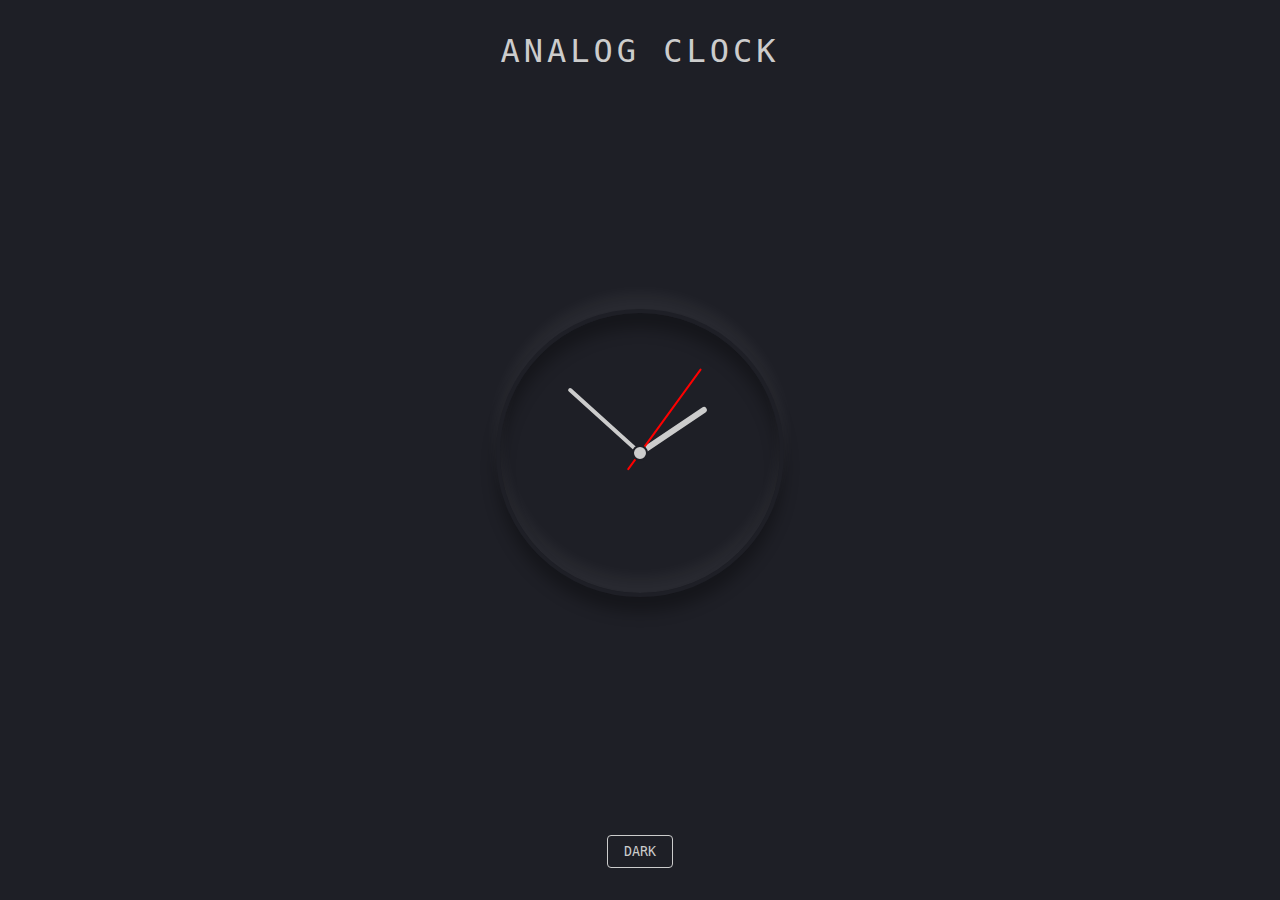
<file: Analog Clock/index.html>
<!DOCTYPE html>
<html lang="en" >
<head>
  <meta charset="UTF-8">
  <title>CodePen - Analog Clock - Dark/Light</title>
  <link rel="stylesheet" href="./style.css">

</head>
<body>
<div class="page-header"> Analog Clock </div>
<div class="clock">
  <div class="hour"></div>
  <div class="min"></div>
  <div class="sec"></div>
</div>
<div class="switch-cont">
  <button class="switch-btn"> Light </button>
</div>

<script  src="./script.js"></script>

</body>
</html>
</file>
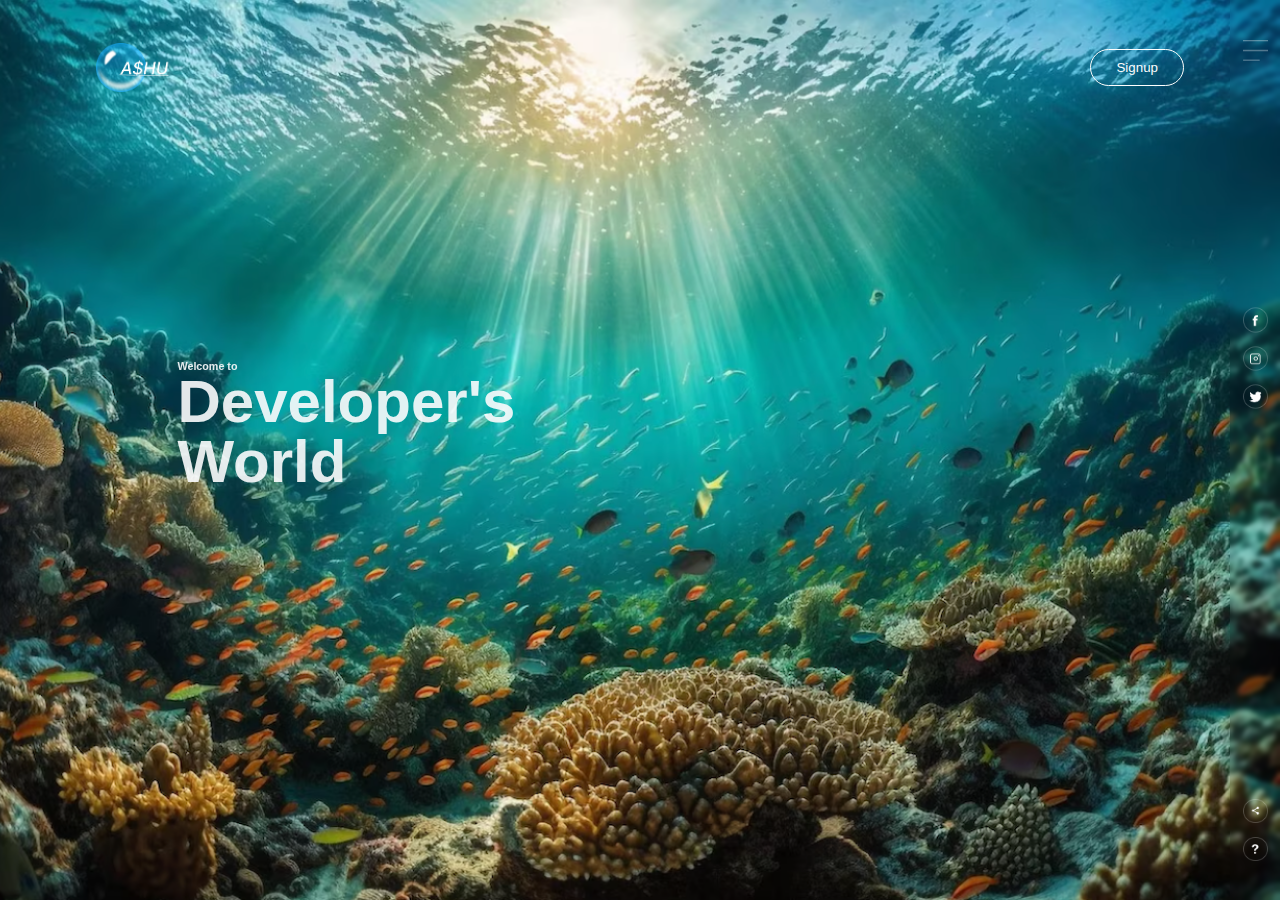
<file: Bubble/index.html>
<!DOCTYPE html>
<html lang="en">
<head>
    <meta charset="UTF-8">
    <meta name="viewport" content="width=device-width, initial-scale=1.0">
    <link rel="stylesheet" href="./style.css">
    <title>Bubble</title>
</head>
<body>
    
    <div class="hero">
        <div class="navbar">
            <img src="./images/logo.png" class="logo" alt="">
            <button type="button">Signup</button>
        </div>
        <div class="content">
            <h6>Welcome to</h6>
            <h1>Developer's World</h1>
        </div>
        <div class="sidebar">
            <img src="./images/menu.png" class="menu" alt="">
            <div class="sociallinks">
                <img src="./images/fb.png" alt="">
                <img src="./images/ig.png" alt="">
                <img src="./images/tw.png" alt="">
            </div>
            <div class="usefullinks">
                <img src="./images/share.png" alt="">
                <img src="./images/info.png" alt="">
        </div>
        </div>
        <div class="bubbles">
            <img src="./images/bubble.png" alt="">
            <img src="./images/bubble.png" alt="">
            <img src="./images/bubble.png" alt="">
            <img src="./images/bubble.png" alt="">
            <img src="./images/bubble.png" alt="">
            <img src="./images/bubble.png" alt="">
            <img src="./images/bubble.png" alt="">
            <img src="./images/bubble.png" alt="">
        
            <div class="bubble bubble--1"></div>
            <div class="bubble bubble--2"></div>
            <div class="bubble bubble--3"></div>
            <div class="bubble bubble--4"></div>
            <div class="bubble bubble--5"></div>
            <div class="bubble bubble--6"></div>
            <div class="bubble bubble--7"></div>
            <div class="bubble bubble--8"></div>
            <div class="bubble bubble--9"></div>
            <div class="bubble bubble--10"></div>
            <div class="bubble bubble--11"></div>
            <div class="bubble bubble--12"></div>
            <div class="bubble bubble--13"></div>
            <div class="bubble bubble--14"></div>
            <div class="bubble bubble--15"></div>
            <div class="bubble bubble--16"></div>
            <div class="bubble bubble--17"></div>
            <div class="bubble bubble--18"></div>
            <div class="bubble bubble--19"></div>
            <div class="bubble bubble--20"></div>
          </div>

          <!-- YellowFish -->
            <div class="fish1-1">
                <img src="./images/yellowfish.png" alt="">
            </div>

            <div class="fish1-2">
                <img src="./images/yellowfish.png" alt="">
            </div>

            <div class="fish1-3">
                <img src="./images/yellowfish.png" alt="">
            </div>

            <!-- Yellow Fish Repeat -->
            <div class="yf1">
                <img src="./images/yellowfish.png" alt="">
            </div>

            <div class="yf2">
                <img src="./images/yellowfish.png" alt="">
            </div>

            <div class="yf3">
                <img src="./images/yellowfish.png" alt="">
            </div>

            <!-- RedFish -->
            <div class="fish2-1">
                <img src="./images/redfish.png" alt="">
            </div>

            <div class="fish2-2">
                <img src="./images/redfish.png" alt="">
            </div>

            <div class="fish2-3">
                <img src="./images/redfish.png" alt="">
            </div>

            <div class="fish2-4">
                <img src="./images/redfish.png" alt="">
            </div>

            <!-- Red Fish Repeat -->
            <div class="rf1">
                <img src="./images/redfish.png" alt="">
            </div>

            <div class="rf2">
                <img src="./images/redfish.png" alt="">
            </div>

            <div class="rf3">
                <img src="./images/redfish.png" alt="">
            </div>

            <div class="rf4">
                <img src="./images/redfish.png" alt="">
            </div>
              
            <!-- GreenFish -->
            <div class="fish3-1">
                <img src="./images/greenfish.png" alt="">
            </div>           
                    
            <div class="fish3-2">
                <img src="./images/greenfish.png" alt="">
            </div>    

            <div class="fish3-3">
                <img src="./images/greenfish.png" alt="">
            </div>

            <!-- Green Fish No Repeat -->

            <!-- Purple Fish  -->
            <div class="fish4-1">
                <img src="./images/purplefish.png" alt="">
            </div>           
                    
            <div class="fish4-2">
                <img src="./images/purplefish.png" alt="">
            </div>    

            <div class="fish4-3">
                <img src="./images/purplefish.png" alt="">
            </div>
            
        
        
        
    </div>
   
</body>
</html>
</file>
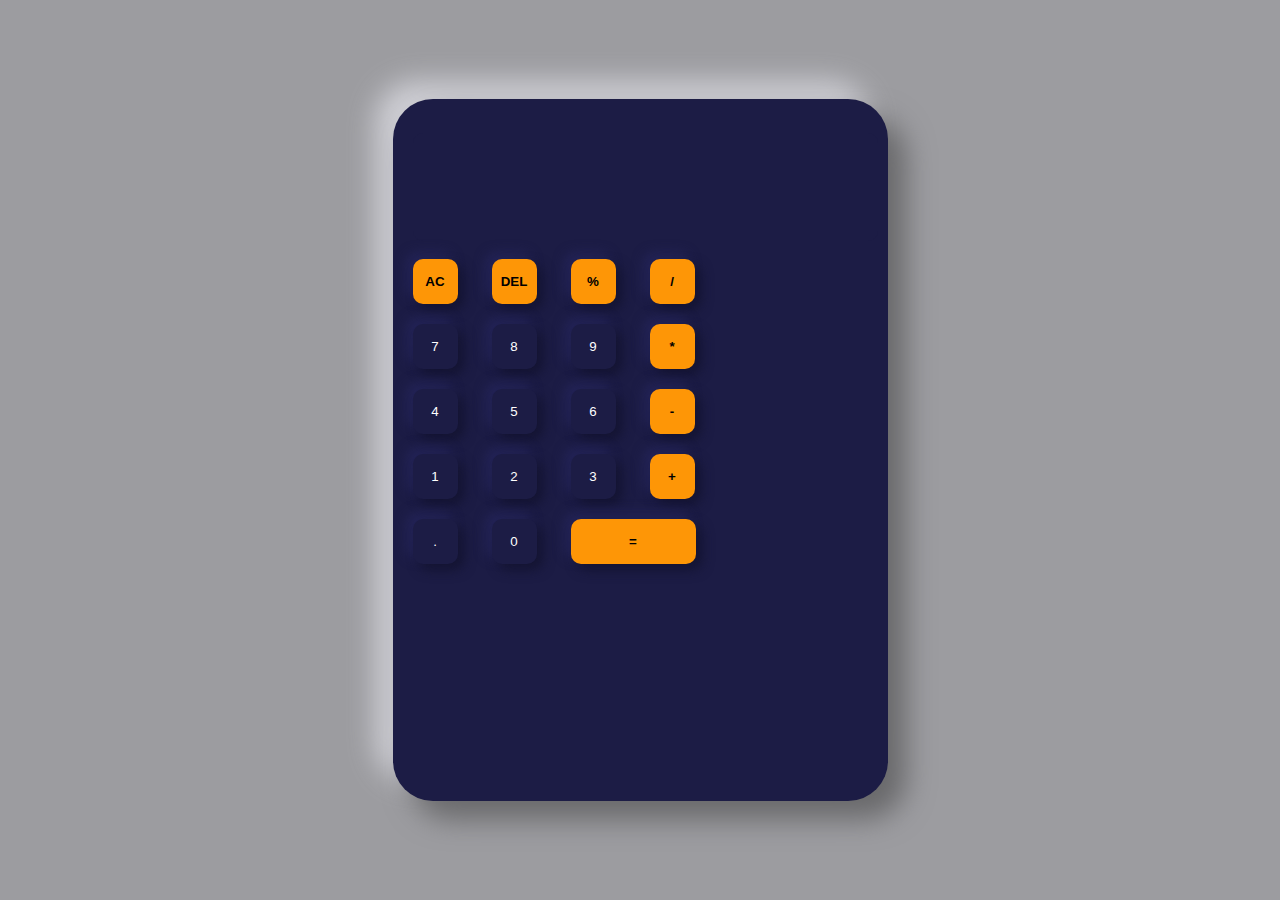
<file: Calculator/index.html>
<!DOCTYPE html>
<html lang="en">
<head>
    <meta charset="UTF-8">
    <meta name="viewport" content="width=device-width, initial-scale=1.0">
    <title>Calculator</title>
    <link rel="stylesheet" href="style.css">
</head>
<body>
    <div class="container">
        <div class="calculate">
            <form>
                <div class="display">
                    <input type="text"  name="display">
                </div>
                
                <div>
                    <input type="button" name="" id="alldelete" value="AC" onclick="display.value ='' ">
                    <input type="button" name="" id="delete" value="DEL" onclick="display.value = display.value.slice(0,-1)">
                    <input type="button" name="" id="modulus" value="%" onclick="display.value +='%' ">
                    <input type="button" name="" id="divide" value="/" onclick="display.value +='/' ">
                </div>

                <div>
                    <input type="button" name="" id="" value="7" onclick="display.value +='7' ">
                    <input type="button" name="" id="" value="8" onclick="display.value +='8' ">
                    <input type="button" name="" id="" value="9" onclick="display.value +='9' ">
                    <input type="button" name="" id="multiply" value="*" onclick="display.value +='*' ">
                </div>

                <div>
                    <input type="button" name="" id="" value="4" onclick="display.value +='4' ">
                    <input type="button" name="" id="" value="5" onclick="display.value +='5' ">
                    <input type="button" name="" id="" value="6" onclick="display.value +='6' ">
                    <input type="button" name="" id="minus" value="-" onclick="display.value +='-' ">
                </div>

                <div>
                    <input type="button" name="" id="" value="1" onclick="display.value +='1' ">
                    <input type="button" name="" id="" value="2" onclick="display.value +='2' ">
                    <input type="button" name="" id="" value="3" onclick="display.value +='3' ">
                    <input type="button" name="" id="add" value="+" onclick="display.value +='+' ">
                </div>

                <div>
                    <input type="button" name="" id="" value="." onclick="display.value +='.' ">
                    <input type="button" name="" id="" value="0" onclick="display.value +='0' ">
                    <input type="button" name="" id="" value="=" onclick = "display.value = eval(display.value) " class="equal" >
                </div>
            </form>
        </div>
    </div>
    
</body>
</html>
</file>
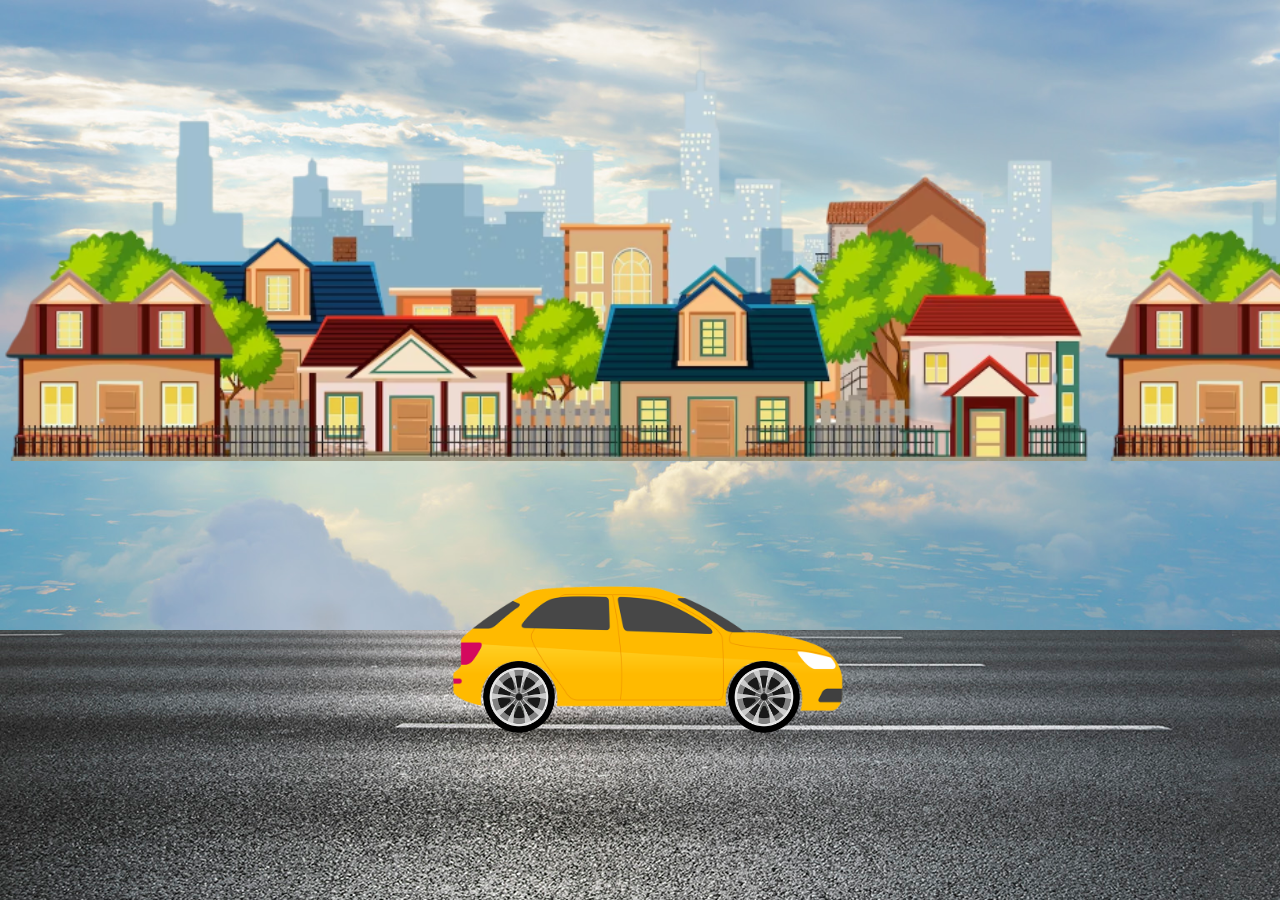
<file: Car/index.html>
<!DOCTYPE html>
<html lang="en">
<head>
    <meta charset="UTF-8">
    <meta name="viewport" content="width=device-width, initial-scale=1.0">
    <link rel="stylesheet" href="./style.css">
    <title>Car</title>
</head>
<body>
    <div class="hero">
        <div class="highway"></div>
        <div class="city"></div>
        <div class="car">
            <img src="./images/car.png" alt="">
        </div>
        <div class="wheel">
            <img src="./images/wheel.png" class="backwheel" alt="">
            <img src="./images/wheel.png" class="frontwheel" alt="">
        </div>
    </div>
</body>
</html>
</file>
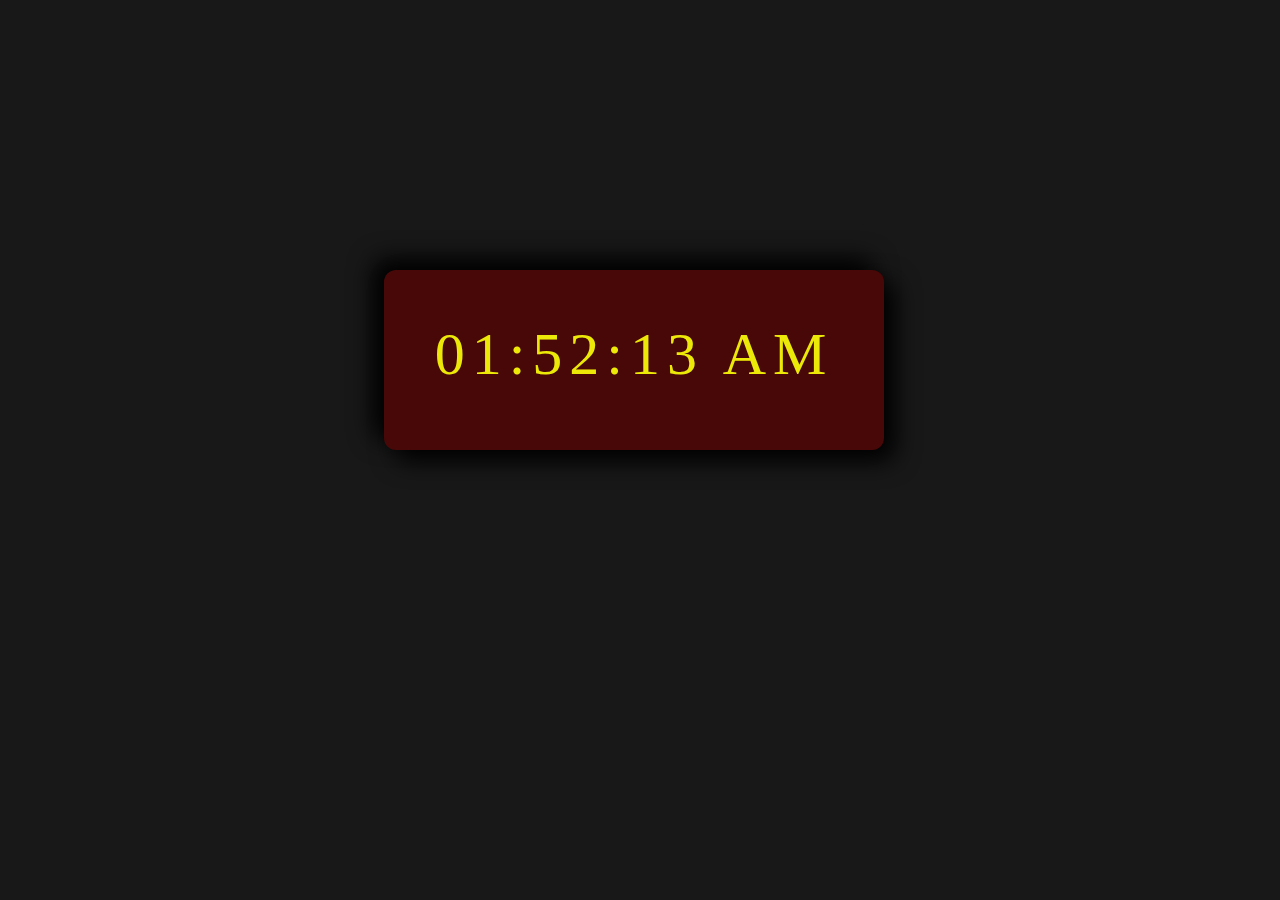
<file: Digital Clock/index.html>
<!DOCTYPE html>
<html lang="en">
<head>
    <meta charset="UTF-8">
    <meta name="viewport" content="width=device-width, initial-scale=1.0">
    <title>Digital clock</title>

    <style>
         body{
            background-color: rgb(25, 24, 24);
        } 
        .container{
            position: absolute;
            top: 30%;
            left: 30%;
            height: 180px;
            width: 500px;
            border-radius: 12px;
            background: #490808;
            box-shadow:  11px 11px 24px #000000,
             -11px -11px 24px #000000;
        }
        .clock{
            display: flex;
            justify-content: center;
            margin-top: 50px;
            color: #ece908;
            font-size: 60px;
            letter-spacing: 7px;
       }
    </style>
</head>
<body>
    <div class="container">
        <div id="MyClockDisplay" class="clock" onload="showTime()">

        </div>
    </div>

    <script src="./script.js"></script>
</body>
</html>
</file>
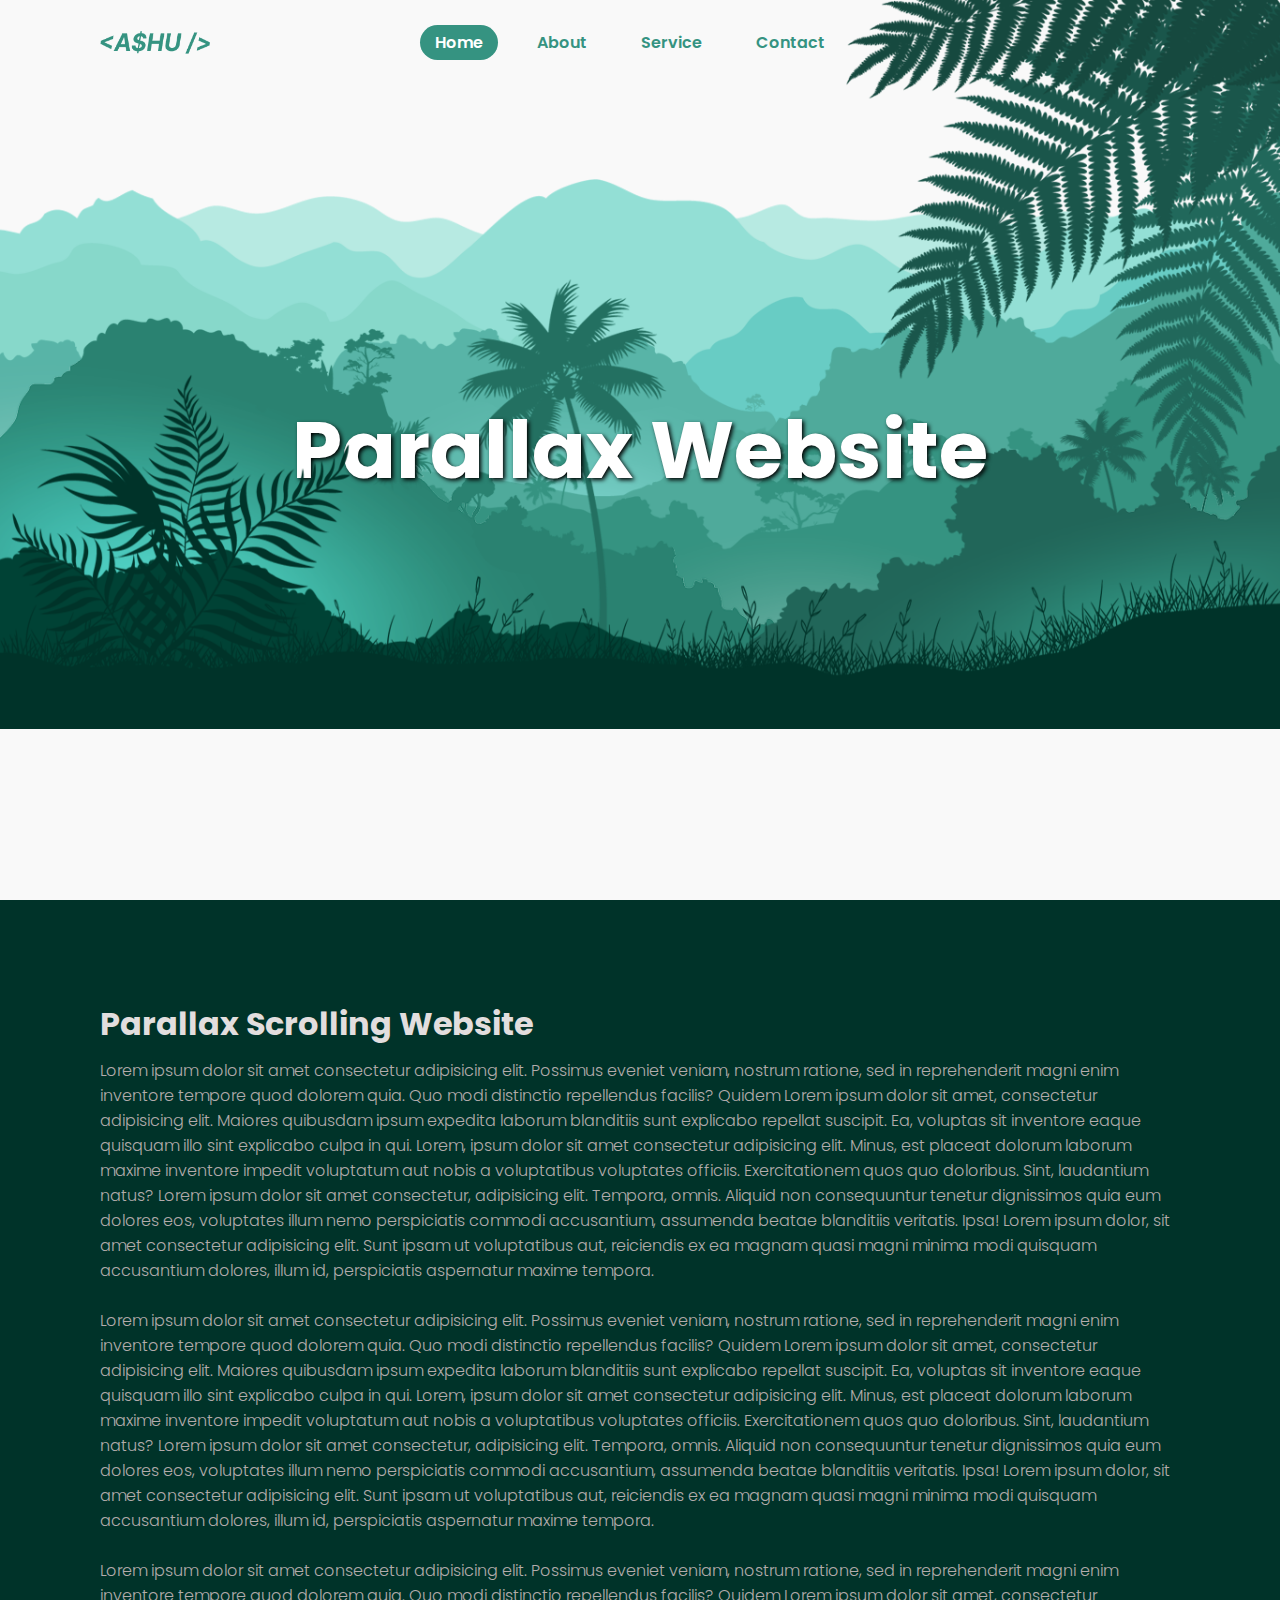
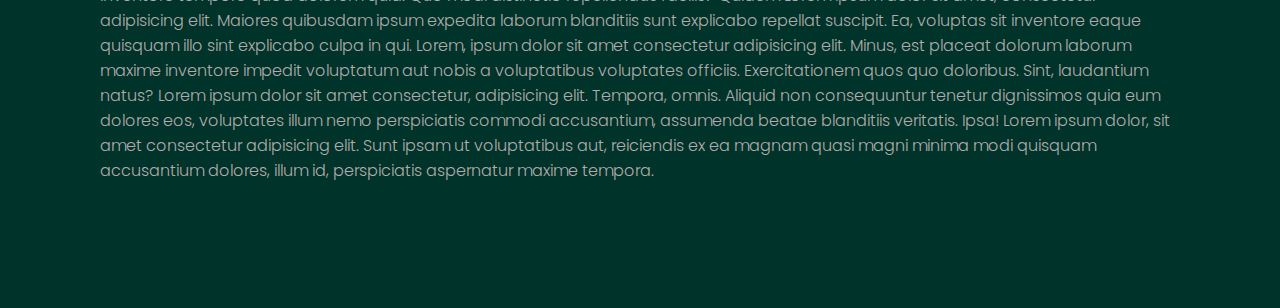
<file: Parallax/index.html>
<!DOCTYPE html>
<html lang="en">

<head>
    <meta charset="UTF-8">
    <meta http-equiv="X-UA-Compatible" content="IE=edge">
    <meta name="viewport" content="width=device-width, initial-scale=1.0">
    <title>Parallax Scrolling Website</title>
    <link rel="stylesheet" href="./style.css">
</head>

<body>
    <header>
        <img src="./images/logo.png" class="logo" alt="">
        <nav class="navigation">
            <a href="#" class="active">Home</a>
            <a href="#">About</a>
            <a href="#">Service</a>
            <a href="#">Contact</a>
        </nav>
    </header>

    <section class="parallax">
       
        <img src="./images/hill1.png" id="hill1" alt="">
        <img src="./images/hill2.png" id="hill2" alt="">
        <img src="./images/hill3.png" id="hill3" alt="">
        <img src="./images/hill4.png" id="hill4" alt="">
        <img src="./images/hill5.png" id="hill5" alt="">
        <img src="./images/tree.png" id="tree" alt="">
        <h2 id="text">Parallax Website</h2>
        <img src="./images/leaf.png" id="leaf" alt="">
        <img src="./images/plant.png" id="plant" alt="">

    </section>

    <section class="sec">
        <h2>Parallax Scrolling Website</h2>
        <p>Lorem ipsum dolor sit amet consectetur adipisicing elit. Possimus eveniet veniam, nostrum ratione, sed in reprehenderit magni enim inventore tempore quod dolorem quia. Quo modi distinctio repellendus facilis? Quidem
            Lorem ipsum dolor sit amet, consectetur adipisicing elit. Maiores quibusdam ipsum expedita laborum blanditiis sunt explicabo repellat suscipit. Ea, voluptas sit inventore eaque quisquam illo sint explicabo culpa in qui.
            Lorem, ipsum dolor sit amet consectetur adipisicing elit. Minus, est placeat dolorum laborum maxime inventore impedit voluptatum aut nobis a voluptatibus voluptates officiis. Exercitationem quos quo doloribus. Sint, laudantium natus?
            Lorem ipsum dolor sit amet consectetur, adipisicing elit. Tempora, omnis. Aliquid non consequuntur tenetur dignissimos quia eum dolores eos, voluptates illum nemo perspiciatis commodi accusantium, assumenda beatae blanditiis veritatis. Ipsa!
            Lorem ipsum dolor, sit amet consectetur adipisicing elit. Sunt ipsam ut voluptatibus aut, reiciendis ex ea magnam quasi magni minima modi quisquam accusantium dolores, illum id, perspiciatis aspernatur maxime tempora.<br/><br/>
            Lorem ipsum dolor sit amet consectetur adipisicing elit. Possimus eveniet veniam, nostrum ratione, sed in reprehenderit magni enim inventore tempore quod dolorem quia. Quo modi distinctio repellendus facilis? Quidem
            Lorem ipsum dolor sit amet, consectetur adipisicing elit. Maiores quibusdam ipsum expedita laborum blanditiis sunt explicabo repellat suscipit. Ea, voluptas sit inventore eaque quisquam illo sint explicabo culpa in qui.
            Lorem, ipsum dolor sit amet consectetur adipisicing elit. Minus, est placeat dolorum laborum maxime inventore impedit voluptatum aut nobis a voluptatibus voluptates officiis. Exercitationem quos quo doloribus. Sint, laudantium natus?
            Lorem ipsum dolor sit amet consectetur, adipisicing elit. Tempora, omnis. Aliquid non consequuntur tenetur dignissimos quia eum dolores eos, voluptates illum nemo perspiciatis commodi accusantium, assumenda beatae blanditiis veritatis. Ipsa!
            Lorem ipsum dolor, sit amet consectetur adipisicing elit. Sunt ipsam ut voluptatibus aut, reiciendis ex ea magnam quasi magni minima modi quisquam accusantium dolores, illum id, perspiciatis aspernatur maxime tempora.<br/><br/>
            Lorem ipsum dolor sit amet consectetur adipisicing elit. Possimus eveniet veniam, nostrum ratione, sed in reprehenderit magni enim inventore tempore quod dolorem quia. Quo modi distinctio repellendus facilis? Quidem
            Lorem ipsum dolor sit amet, consectetur adipisicing elit. Maiores quibusdam ipsum expedita laborum blanditiis sunt explicabo repellat suscipit. Ea, voluptas sit inventore eaque quisquam illo sint explicabo culpa in qui.
            Lorem, ipsum dolor sit amet consectetur adipisicing elit. Minus, est placeat dolorum laborum maxime inventore impedit voluptatum aut nobis a voluptatibus voluptates officiis. Exercitationem quos quo doloribus. Sint, laudantium natus?
            Lorem ipsum dolor sit amet consectetur, adipisicing elit. Tempora, omnis. Aliquid non consequuntur tenetur dignissimos quia eum dolores eos, voluptates illum nemo perspiciatis commodi accusantium, assumenda beatae blanditiis veritatis. Ipsa!
            Lorem ipsum dolor, sit amet consectetur adipisicing elit. Sunt ipsam ut voluptatibus aut, reiciendis ex ea magnam quasi magni minima modi quisquam accusantium dolores, illum id, perspiciatis aspernatur maxime tempora.<br/><br/>
        
       </p>
    </section>

    <script src="./script.js"></script>
</body>

</html>
</file>
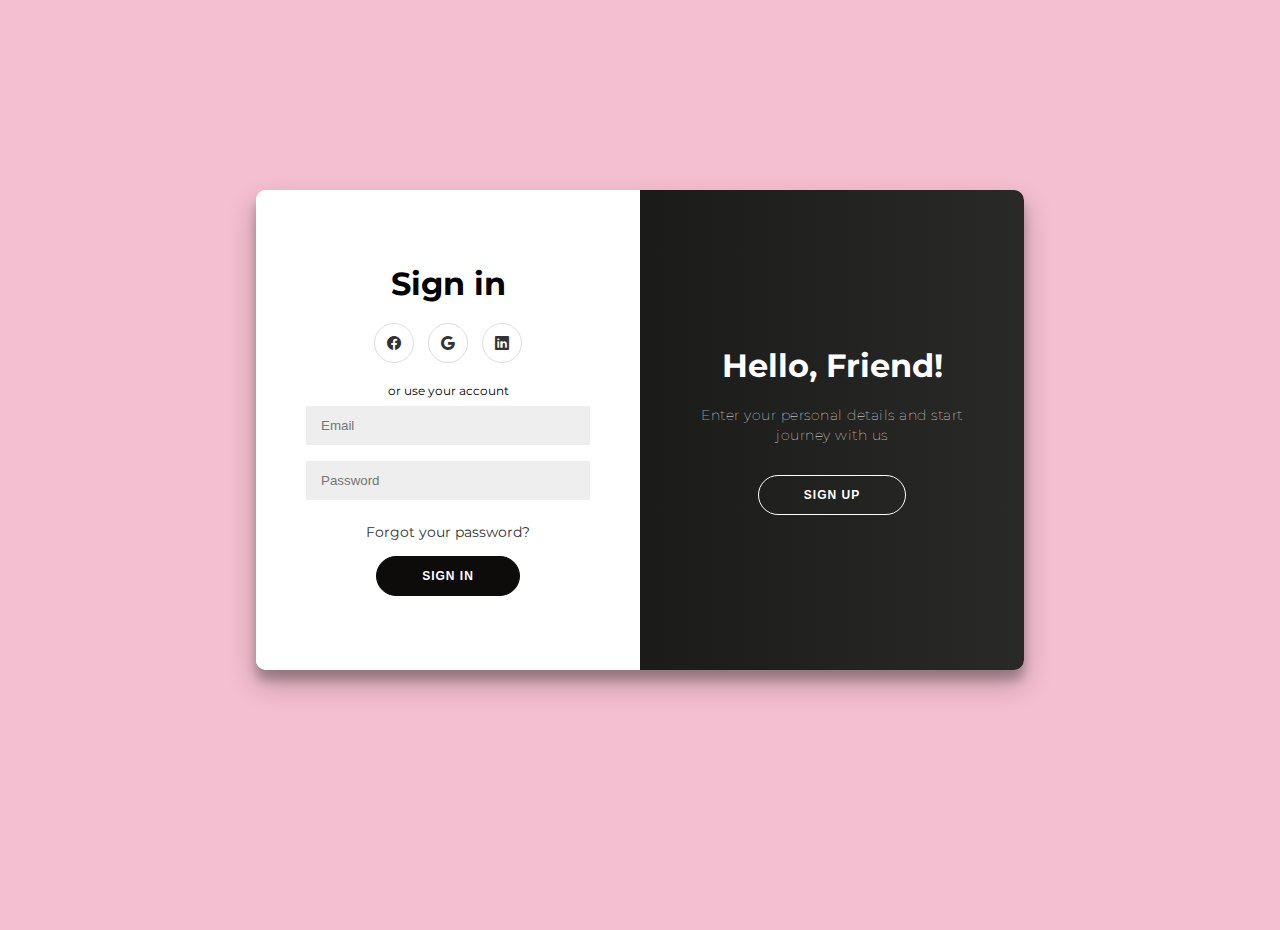
<file: Signup:Login/index.html>
<!doctype html>
<html lang="en">
  <head>
    <meta charset="utf-8">
    <meta name="viewport" content="width=device-width, initial-scale=1">
    <title>Login Page</title>
    <link href="https://cdn.jsdelivr.net/npm/bootstrap@5.3.2/dist/css/bootstrap.min.css" rel="stylesheet" integrity="sha384-T3c6CoIi6uLrA9TneNEoa7RxnatzjcDSCmG1MXxSR1GAsXEV/Dwwykc2MPK8M2HN" crossorigin="anonymous">
    <link rel="stylesheet" href="https://cdn.jsdelivr.net/npm/bootstrap-icons@1.11.1/font/bootstrap-icons.css">
    <link rel="stylesheet" href="./style.css">
  </head>
  <body>
    <div class="container" id="container">
        <div class="form-container sign-up container">
            <form action="#">
                <h1>Create Account</h1>
                <div class="social-container">
                    <a href="#" class="social"><i class="bi bi-facebook"></i></a>
                    <a href="#" class="social"><i class="bi bi-google"></i></a>
                    <a href="#" class="social"><i class="bi bi-linkedin"></i></a>
                </div>
                <span>or use your email for registration</span>
                <input type="text" placeholder="Name">
                <input type="email" placeholder="Email">
                <input type="password" placeholder="Password">
                <button>Sign Up</button>
            </form>
        </div>
        <div class="form-container sign-in-container">
            <form action="#">
                <h1>Sign in</h1>
                <div class="social-container">
                    <a href="#" class="social"><i class="bi bi-facebook"></i></a>
                    <a href="#" class="social"><i class="bi bi-google"></i></a>
                    <a href="#" class="social"><i class="bi bi-linkedin"></i></a>
                </div>
                <span>or use your account</span>
                <input type="email" placeholder="Email" />
                <input type="password" placeholder="Password" />
                <a href="#">Forgot your password?</a>
                <button>Sign In</button>
            </form>
        </div>
        <div class="overlay-container">
            <div class="overlay">
                <div class="overlay-panel overlay-left">
                    <h1>Welcome Back!</h1>
                    <p>To keep connected with us please login with your personal info</p>
                    <button class="ghost" id="signIn">Sign In</button>
                </div>
                <div class="overlay-panel overlay-right">
                    <h1>Hello, Friend!</h1>
                    <p>Enter your personal details and start journey with us</p>
                    <button class="ghost" id="signUp">Sign Up</button>
                </div>
            </div>
        </div>
    </div>
    </div>
    <script src="https://cdn.jsdelivr.net/npm/bootstrap@5.3.2/dist/js/bootstrap.bundle.min.js" integrity="sha384-C6RzsynM9kWDrMNeT87bh95OGNyZPhcTNXj1NW7RuBCsyN/o0jlpcV8Qyq46cDfL" crossorigin="anonymous"></script>
    <script src="./script.js"></script>
  </body>
</html>
</file>
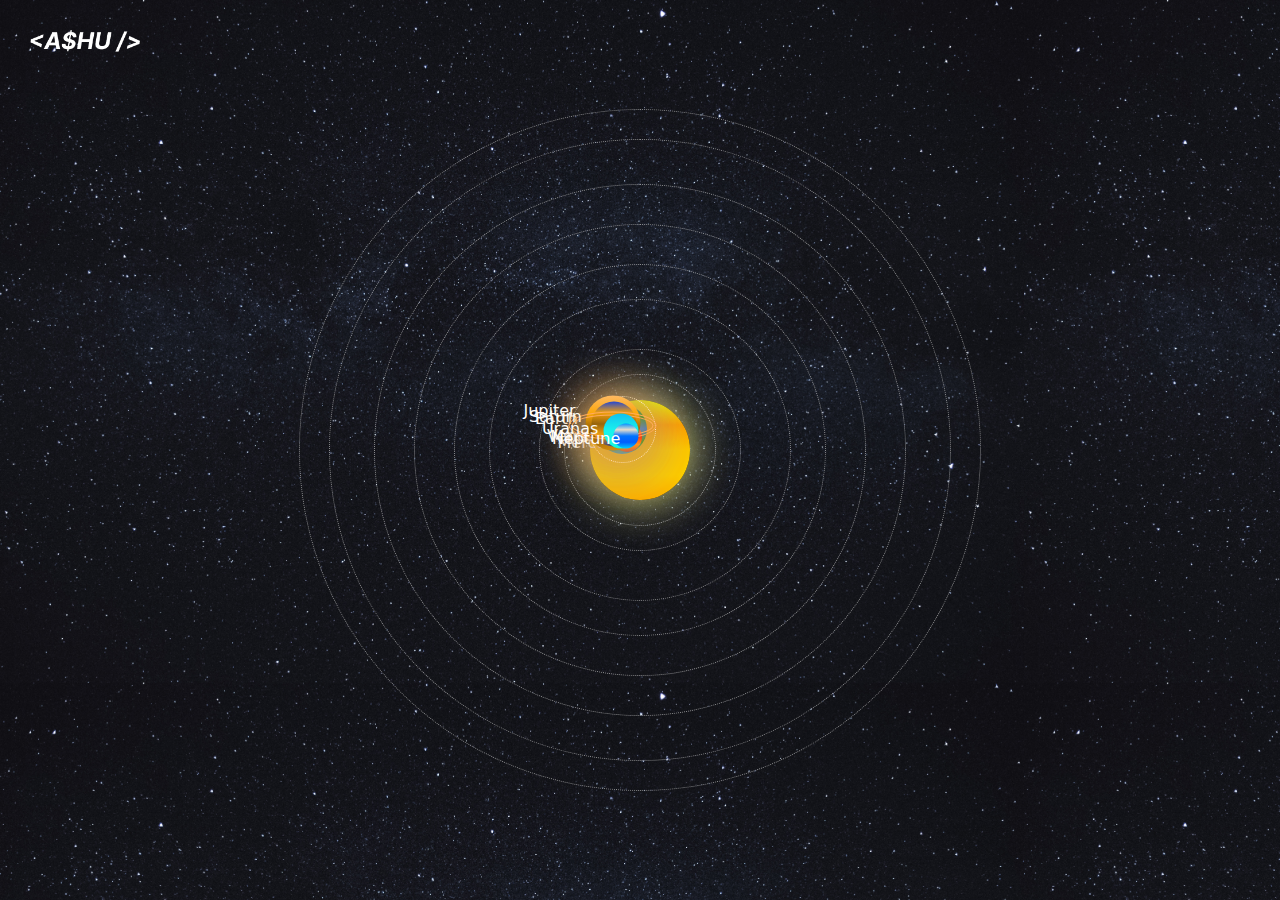
<file: Solar System/index.html>
<!DOCTYPE html>
<html lang="en">
<head>
    <meta charset="UTF-8">
    <meta name="viewport" content="width=device-width, initial-scale=1.0">
    <link rel="stylesheet" href="./style.css">
    <title>Solar system</title>
</head>
<body>
    <div class="container">
        <img src="./logo.png" alt="">
    </div>
    <div class="sun"></div>

    <div class="mercury-outline">
        <div class="mercury">
            <p>Mercury</p>
        </div>
    </div>

    <div class="venus-outline-1">
        <div class="venus">
            <p>Venus</p>
        </div>
    </div>

    <div class="earth-outline-1">
        <div class="earth">
            <div class="earth-circle">
                <div class="earth-inner"></div>
            </div>
            <p>Earth</p>
        </div>
    </div>

    <div class="mars-outline-1">
        <div class="mars">
            <p>Mars</p>
        </div>
    </div>

    <div class="jupiter-outline-1">
        <div class="jupiter">
            <p>Jupiter</p>
        </div>
    </div>

    <div class="saturn-outline-1">
        <div class="saturn">
            <div class="saturn-circle"></div>
            <p>Saturn</p>
        </div>
    </div>

    <div class="uranas-outline-1">
        <div class="uranas">
            <p>Uranas</p>
        </div>
    </div>

    <div class="neptune-outline-1">
        <div class="neptune">
            <p>Neptune</p>
        </div>
    </div>
</body>
</html>
</file>
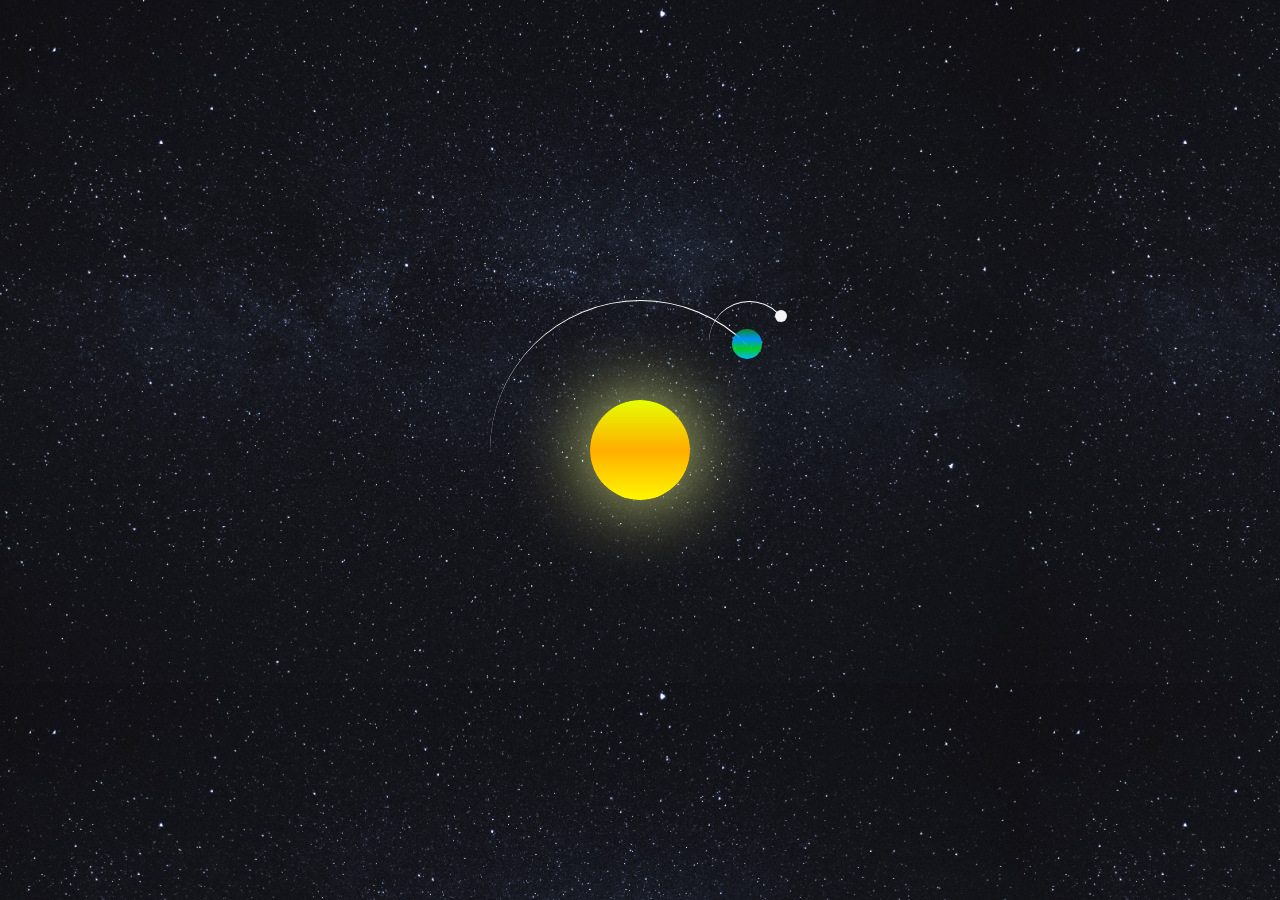
<file: Sun Earth/index.html>
<!DOCTYPE html>
<html lang="en">
<head>
    <meta charset="UTF-8">
    <meta name="viewport" content="width=device-width, initial-scale=1.0">
    <title>Earth</title>
</head>
<Style>
    body{
        margin: 0;
        height: 100vh;
        display: flex;
        justify-content: center;
        align-items: center;
        background-image: url(./Background.jpg);
        background-size: 80%;
        overflow: hidden;
    }
   
    .container{
        font-size: 10px;
        width: 40em;
        height: 40em;
        position: relative;
    }
    .sun{
        position: absolute;
        top: 15em;
        left: 15em;
        width: 10em;
        height: 10em;
        background: linear-gradient(#e5ff00,#ffae00,#fff700);
        border-radius: 50%;
        box-shadow: 0 0 8em #f3ff8b;
    }
    .earth, .moon{
        position: absolute;
        border-style: solid;
        border-color: white transparent transparent transparent;
        border-width: 0.1em 0.1em 0 0;
        border-radius: 50%;
    }
    .earth{
        top: 5em;
        left: 5em;
        width: 30em;
        height: 30em;
        animation: orbit 36.5s linear infinite;
    }
    .moon{
        top: 0;
        right: 0;
        width: 8em;
        height: 8em;
        animation: orbit 2.7s linear infinite;
    }
    .earth::before,
    .moon::before {
        content: '';
        position: absolute;
        border-radius: 50%;
    }
    .earth::before{
        top: 2.8em;
        right: 2.8em;
        width: 3em;
        height: 3em;
        background: linear-gradient(rgba(5, 231, 39, 0.552),rgb(0, 146, 251),rgba(0, 255, 38, 0.774),rgb(0, 183, 255));
    }
    .moon::before{
        top: 0.8em;
        right: 0.2em;
        width: 1.2em;
        height: 1.2em;
        background-color: whitesmoke;
    }
    @keyframes orbit{
        to{
            transform: rotate(360deg);
        }
    }
</Style>

<body>
    
    <div class="container">
        <div class="sun"></div>
        <div class="earth">
            <div class="moon"></div>
        </div>
    </div>

    
</body>
</html>
</file>
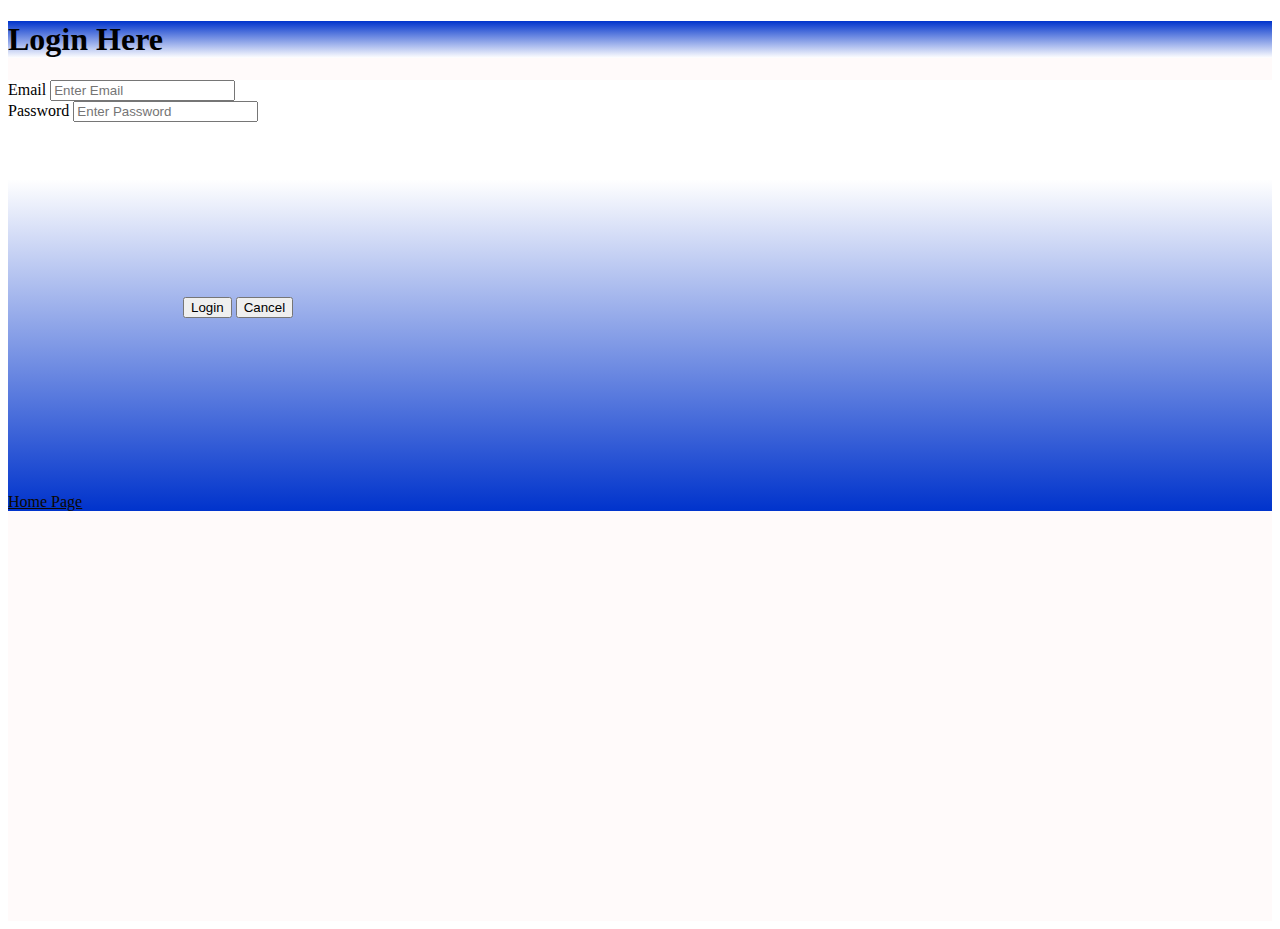
<file: Perfume /html/login page.html>
<!doctype html>
<html lang="en">
  <head>
    <meta charset="utf-8">
    <meta name="viewport" content="width=device-width, initial-scale=1">
    <title>Login</title>
    <link href="https://cdn.jsdelivr.net/npm/bootstrap@5.3.0-alpha3/dist/css/bootstrap.min.css" rel="stylesheet" integrity="sha384-KK94CHFLLe+nY2dmCWGMq91rCGa5gtU4mk92HdvYe+M/SXH301p5ILy+dN9+nJOZ" crossorigin="anonymous">
 
  </head>
  <body>
    <div class="container1" style="background-color: snow; height: 100vh;">
 <div class="container my-3">
    <div class="row">
        <div class="col-4"></div>
        <div class="col-5">
            <div class="alert text-center" style="background: linear-gradient(to bottom,  #0033cc 0%, #ffffff 100%);">
                <h1 class="text-black">Login Here</h1>
            </div>
            <div class="col"></div>
        </div>
    </div>
 </div>

 <div class="container">
    <div class="row">
        <div class="col-4"></div>
        <div class="col-5 mycontainer" style="background: linear-gradient(to top,  #0033cc 0%, #ffffff 77%);" >
            <form action="">
                <div class="container my-3"> 
                <label for="email" class="form-label">Email</label>
                <input type="email" class="form-control" placeholder="Enter Email">
                </div>

                <div class="container">
                    <label for="pwd" class="form-label">Password</label>
                    <input type="password" class="form-control" placeholder="Enter Password">
                    </div>

                    <div class="container my-4" style="margin: 175px;" >
                    <input type="submit" value="Login" class="btn btn-primary">
                        <input type="reset" value="Cancel" class="btn btn-primary">
                        </div>

                    <div class="container">
                        <a href="../html/1.html" style="color: rgb(13, 8, 1);">Home Page</a>
                    </div>
            </form>
        </div>
        <div class="col-3"></div>
    <div>
 </div>
 </div>
    <script src="https://cdn.jsdelivr.net/npm/bootstrap@5.3.0-alpha3/dist/js/bootstrap.bundle.min.js" integrity="sha384-ENjdO4Dr2bkBIFxQpeoTz1HIcje39Wm4jDKdf19U8gI4ddQ3GYNS7NTKfAdVQSZe" crossorigin="anonymous"></script>
  </body>
</html>
</file>
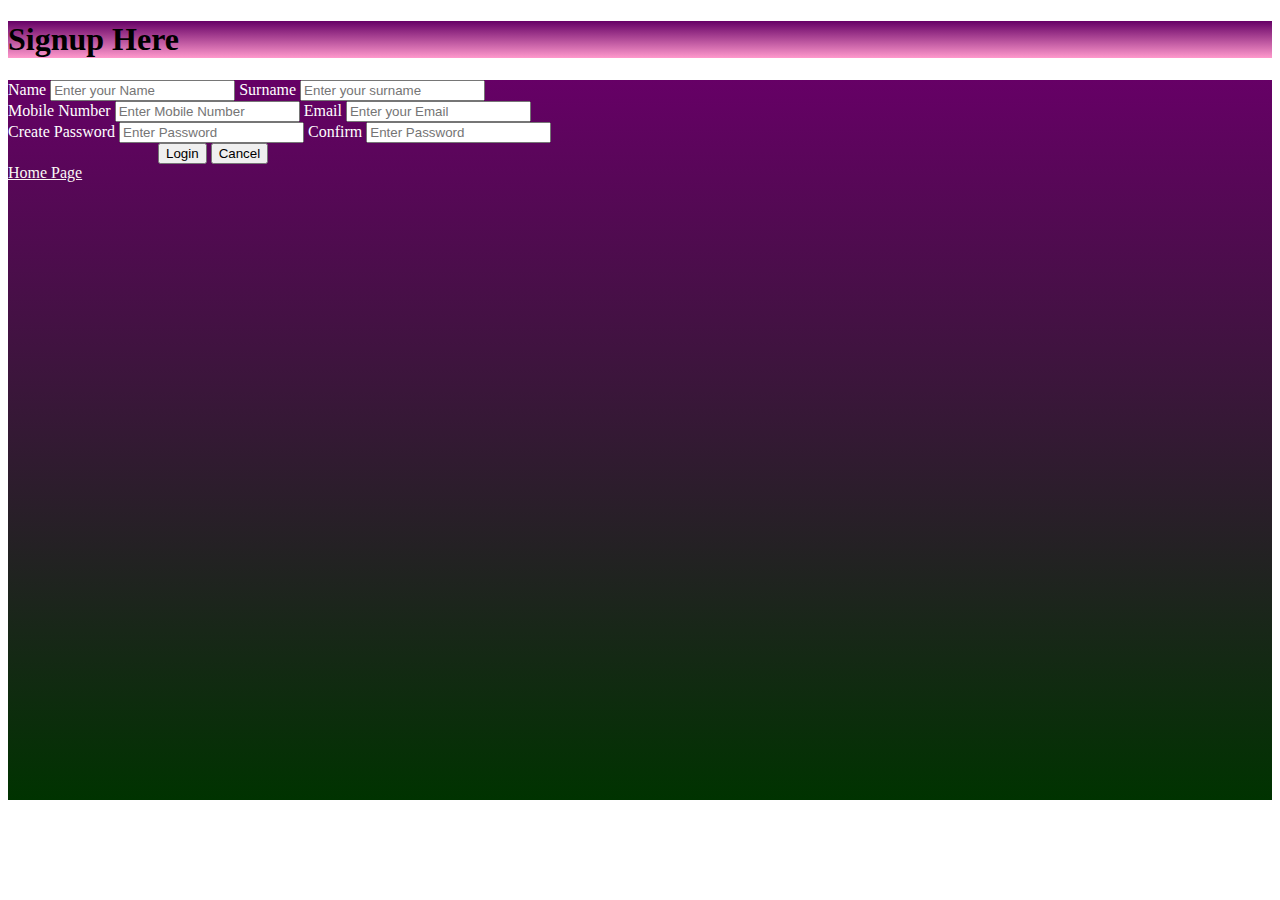
<file: Perfume /html/signup page.html>
<!doctype html>
<html lang="en">
  <head>
    <meta charset="utf-8">
    <meta name="viewport" content="width=device-width, initial-scale=1">
    <title>Signup</title>
    <link href="https://cdn.jsdelivr.net/npm/bootstrap@5.3.0-alpha3/dist/css/bootstrap.min.css" rel="stylesheet" integrity="sha384-KK94CHFLLe+nY2dmCWGMq91rCGa5gtU4mk92HdvYe+M/SXH301p5ILy+dN9+nJOZ" crossorigin="anonymous">
 
  </head>
  <body>
    <div class="container1" style="background-color: transparent;">
 <div class="container my-3">
    <div class="row">
        <div class="col-4"></div>
        <div class="col-5">
            <div class="alert text-center" style="background: linear-gradient(#660066,#ff99cc);">
                <h1 class="text-white">Signup Here</h1>
            </div>
            <div class="col"></div>
        </div>
    </div>
 </div>

 <div class="container">
    <div class="row">
        <div class="col-4"></div>
        <div class="col-5 mycontainer" style="background:  linear-gradient(#660066,#003300); height: 80vh;" >
            <form action="">
                <div class="container my-2" style="color: white;">
                <label for="name" class="form-label">Name</label>
                <input type="text" class="form-control" placeholder="Enter your Name">

                <label for="surname" class="form-label">Surname</label>
                <input type="text" class="form-control" placeholder="Enter your surname">
                </div>


                <div class="container" style="color: white;" >
                    <label for="number" class="form-label">Mobile Number </label>
                    <input type="number" class="form-control" placeholder="Enter Mobile Number">

                    <label for="email" class="form-label">Email</label>
                    <input type="email" class="form-control" placeholder="Enter your Email">
                    </div>



                <div class="container" style="color: white;">
                    <label for="pwd" class="form-label"> Create Password</label>
                    <input type="password" class="form-control" placeholder="Enter Password">

                    <label for="pwd" class="form-label">Confirm</label>
                    <input type="password" class="form-control" placeholder="Enter Password">
                    </div>

                    <div class="container my-4" style="margin-left: 150px;" >
                    <input type="submit" value="Login" class="btn btn-primary">
                        <input type="reset" value="Cancel" class="btn btn-primary">
                        </div>

                    <div class="container">
                        <a href="../html/1.html" style="color: rgb(250, 248, 245);">Home Page</a>
                    </div>
            </form>
        </div>
        <div class="col-3"></div>
    <div>
 </div>
 </div>
    <script src="https://cdn.jsdelivr.net/npm/bootstrap@5.3.0-alpha3/dist/js/bootstrap.bundle.min.js" integrity="sha384-ENjdO4Dr2bkBIFxQpeoTz1HIcje39Wm4jDKdf19U8gI4ddQ3GYNS7NTKfAdVQSZe" crossorigin="anonymous"></script>
  </body>
</html>
</file>
<file: Analog Clock/style.css>
:root {
  --main-bg-color: #fff;
  --main-text-color: #888888;
}

[data-theme="dark"] {
  --main-bg-color: #1e1f26;
  --main-text-color: #ccc;
}

* {
  box-sizing: border-box;
}

body {
  margin: 0;
  height: 100vh;
  display: flex;
  flex-direction: column;
  justify-content: space-between;
  align-items: center;
  font-size: 16px;
  background-color: var(--main-bg-color);
  position: relative;
  transition: all ease 0.2s;
}
.page-header {
  font-size: 2rem;
  color: var(--main-text-color);
  padding: 1em 0;
  font-family: monospace;
  text-transform: uppercase;
  letter-spacing: 4px;
  transition: all ease 0.2s;
}

.clock {
  min-height: 18em;
  min-width: 18em;
  display: flex;
  justify-content: center;
  align-items: center;
  background-color: var(--main-bg-color);
  background-image: url("https://drive.google.com/uc?export=view&id=1SqOy9tGuUOX1cp_GcLEN0BqTfYMEV11Z");
  background-position: center center;
  background-size: cover;
  border-radius: 50%;
  border: 4px solid var(--main-bg-color);
  box-shadow: 0 -15px 15px rgba(255, 255, 255, 0.05),
    inset 0 -15px 15px rgba(255, 255, 255, 0.05), 0 15px 15px rgba(0, 0, 0, 0.3),
    inset 0 15px 15px rgba(0, 0, 0, 0.3);
  transition: all ease 0.2s;
}
.clock:before {
  content: "";
  height: 0.75rem;
  width: 0.75rem;
  background-color: var(--main-text-color);
  border: 2px solid var(--main-bg-color);
  position: absolute;
  border-radius: 50%;
  z-index: 1000;
  transition: all ease 0.2s;
}
.hour,
.min,
.sec {
  position: absolute;
  display: flex;
  justify-content: center;
  border-radius: 50%;
}
.hour {
  height: 10em;
  width: 10em;
}
.hour:before {
  content: "";
  position: absolute;
  height: 50%;
  width: 6px;
  background-color: var(--main-text-color);
  border-radius: 6px;
}
.min {
  height: 12em;
  width: 12em;
}
.min:before {
  content: "";
  height: 50%;
  width: 4px;
  background-color: var(--main-text-color);
  border-radius: 4px;
}
.sec {
  height: 13em;
  width: 13em;
}
.sec:before {
  content: "";
  height: 60%;
  width: 2px;
  background-color: #f00;
  border-radius: 2px;
}

.switch-cont {
  margin: 2em auto;
  bottom: 0;
}
.switch-cont .switch-btn {
  font-family: monospace;
  text-transform: uppercase;
  outline: none;
  padding: 0.5rem 1rem;
  background-color: var(--main-bg-color);
  color: var(--main-text-color);
  border: 1px solid var(--main-text-color);
  border-radius: 0.25rem;
  cursor: pointer;
  transition: all ease 0.3s;
}
</file>
<file: Bubble/style.css>
*{
    margin: 0;
    padding: 0;
    font-family: sans-serif;
}

.hero{
    width: 100%;
    height: 100vh;
    background-image: url(./images/3.png);
    background-size: cover;
    background-position: center;
    position: relative;
    overflow: hidden;
}


.navbar{
    width: 85%;
    height: 15%;
    margin: auto;
    display: flex;
    align-items: center;
    justify-content: space-between;
}


.logo{
    width: 80px;
    cursor: pointer;
}



button{
    color: #fbfcfd;
    padding: 10px 25px;
    background: transparent;
    border-radius: 20px;
    border: 1px solid #fff;
    outline: none;
    cursor: pointer;
}
.navbar button:hover{
    color: #359381;
    background-color: #fbfcfd;
    border: transparent;
    padding: 10px 25px;
    border-radius: 20px;
    outline: none;
}


.content{
    color: #fbfcfd;
    position: absolute;
    top: 40%;
    left: 20%;
    transform: translate(-50%);
    z-index: 2;
}

h6{
    margin-left: 35%;
    opacity: 0.9;
    filter: blur(0.5px);
}
h1{
    font-size: 60px;
    margin-left: 35%;
    line-height: 60px;
    opacity: 0.9;
    filter: blur(0.5px);
}

.sidebar{
    width: 50px;
    height: 100vh;
    /* background: linear-gradient(#00545d,#000729); */
    background: transparent;
    backdrop-filter: blur(2px);
    position: absolute;
    right: 0;
    top: 0;
}

.menu{
    display: block;
    width: 25px;
    margin: 40px auto 0;
    cursor: pointer;
}

.sociallinks img, .usefullinks img{
    width: 25px;
    margin: 5px auto;
    cursor: pointer;
}

.sociallinks{
    width: 50px;
    text-align: center;
    position: absolute;
    top: 40%;
    transform: translateY(-50%);
}

.usefullinks{
    width: 50px;
    text-align: center;
    position: absolute;
    bottom: 30px;
}


.bubbles{
    width: 100%;
    display: flex;
    align-items: center;
    justify-content: space-between;
    position: absolute;
    bottom: -70px;
}

.bubbles img{
  width: 50px;
  animation: bubble 7s linear infinite;
}

@keyframes bubble{
    0%{
        transform: translateY(0);
        opacity: 1;
    }
    50%{
        opacity: 1;
    }
    70%{
        opacity: 2;
    }
    100%{
        transform: translateY(-100vh);
        opacity: 0;
    }
}

.bubbles img:nth-child(1){
    animation-delay: 2s;
    width: 25px;
}
.bubbles img:nth-child(2){
    animation-delay: 5s;
    width: 40px;
    z-index: 2;
}
.bubbles img:nth-child(3){
    animation-delay: 8s;
    width: 27px;
    z-index: 2;
}
.bubbles img:nth-child(4){
    animation-delay: 4.5s;
    width: 33px;
}
.bubbles img:nth-child(5){
    animation-delay: 3s;
    width: 30px;
}
.bubbles img:nth-child(6){
    animation-delay: 6s;
    width: 25px;
}
.bubbles img:nth-child(7){
    animation-delay: 6.5s;
    width: 35px;
}
.bubbles img:nth-child(8){
    animation-delay: 9s;
    width: 30px;
}


 /* Yellow fish */

/* Fish 1-1 */
.fish1-1 img {
    height: 30px;
    width: 30px; 
    position: absolute;
    top: 40%;
    left: -50px;
    z-index: 4;
    animation: fish1-1 30s linear infinite;
    animation-delay: 0.5s;
}
  @keyframes fish1-1 {
    0% {
      transform: translate(0px, 0px);
    }
    30%{
      transform: translateX(-40px, -50px);
    }
    50%{
      transform: translate(-50px, -60px);
    }
    100% {
      transform: translate(1500px, 30vh);
    }
  }
  

   /* Fish 1-2 */
   .fish1-2 img {
    height: 30px;
    width: 30px; 
    position: absolute;
    top: 40%;
    left: -55px;
    z-index: 4;
    animation: fish1-2 30s linear infinite;
    animation-delay: 1.5s;
  }
  @keyframes fish1-2 {
    0% {
      transform: translate(0px, 0px);
    }
    30%{
      transform: translate(-40px, -50px);
    }
    50%{
      transform: translate(-60px, 30px);
    }
    100% {
      transform: translate(1500px, 40vh);
    }
  }

   /* Fish 1-3 */
   .fish1-3 img {
    height: 30px;
    width: 30px; 
    position: absolute;
    top: 30%;
    left: -55px;
    z-index: 4;
    animation: fish1-3 30s linear infinite;
    animation-delay: 1.9s;
  }
  @keyframes fish1-3 {
    0% {
      transform: translate(0px, 0px);
    }
    30%{
      transform: translate(-40px, -50px);
    }
    50%{
      transform: translate(-60px, 30px);
    }
    100% {
      transform: translate(1500px, 20vh);
    }
  }

          /* Yellow Fish Repeat */

          /* yf1 */
          .yf1 img {
            height: 30px;
            width: 30px; 
            position: absolute;
            top: 10%;
            left: -50px;
            z-index: 4;
            animation: yf1 35s linear infinite;
            animation-delay: 7s;
        }
          @keyframes yf1 {
            0% {
              transform: translate(0px, 0px);
            }
            30%{
              transform: translateX(-40px, -50px);
            }
            50%{
              transform: translate(-50px, -60px);
            }
            100% {
              transform: translate(1500px, 10vh);
            }
          }
          
            /* yf2 */
           .yf2 img {
            height: 30px;
            width: 30px; 
            position: absolute;
            top: 20%;
            left: -55px;
            z-index: 4;
            animation: yf2 35s linear infinite;
            animation-delay: 10s;
          }
          @keyframes yf2 {
            0% {
              transform: translate(0px, 0px);
            }
            30%{
              transform: translate(-40px, -50px);
            }
            50%{
              transform: translate(-60px, 30px);
            }
            100% {
              transform: translate(1500px, 40vh);
            }
          }
        
           /* yF3 */
           .yf3 img {
            height: 30px;
            width: 30px; 
            position: absolute;
            top: 25%;
            left: -55px;
            z-index: 4;
            animation: yf3 35s linear infinite;
            animation-delay: 12s;
          }
          @keyframes yf3 {
            0% {
              transform: translate(0px, 0px);
            }
            30%{
              transform: translate(-40px, -50px);
            }
            50%{
              transform: translate(-60px, 30px);
            }
            100% {
              transform: translate(1500px, 20vh);
            }
          }


          /* Red Fish */

    /* Fish 2-1 */
    .fish2-1 img {
      height: 25px;
      width: 25px; 
      position: absolute;
      top: 80%;
      left: -50px;
      z-index: 4;
      animation: fish2-1 28.9s linear infinite;
      animation-delay: 0s;
    }
    @keyframes fish2-1 {
      0% {
        transform: translate(0px, 0px);
      }
      30%{
        transform: translate(-70px, -50px);
      }
      50%{
        transform: translatex(-70px, -30px);
      }
      100% {
        transform: translate(1500px, -40vh);
      }
    }
 
      /* Fish 2-2 */
      .fish2-2 img {
        height: 30px;
        width: 30px; 
        position: absolute;
        top: 70%;
        left: -65px;
        z-index: 4;
        animation: fish2-2 28.9s linear infinite;
        animation-delay: 0s;
      }
      @keyframes fish2-2 {
        0% {
          transform: translate(0px, 0px);
        }
        30%{
          transform: translate(-70px, -50px);
        }
        50%{
          transform: translatex(-70px, -30px);
        }
        100% {
          transform: translate(1500px, -40vh);
        }
      }


        /* Fish 2-3 */
        .fish2-3 img {
          height: 28px;
          width: 28px; 
          position: absolute;
          top: 65%;
          left: -55px;
          z-index: 4;
          animation: fish2-3 28.9s linear infinite;
          animation-delay: 2s;
        }
        @keyframes fish2-3 {
          0% {
            transform: translate(0px, 0px);
          }
          30%{
            transform: translate(-70px, -50px);
          }
          50%{
            transform: translatex(-70px, -30px);
          }
          100% {
            transform: translate(1500px, -40vh);
          }
        }

        /* Fish 2-4 */
        .fish2-4 img {
          height: 32px;
          width: 32px; 
          position: absolute;
          top: 75%;
          left: -55px;
          z-index: 4;
          animation: fish2-4 28.9s linear infinite;
          animation-delay: 0.7s;
        }
        @keyframes fish2-4 {
          0% {
            transform: translate(0px, 0px);
          }
          30%{
            transform: translate(-70px, -50px);
          }
          50%{
            transform: translatex(-70px, -30px);
          }
          100% {
            transform: translate(1500px, -40vh);
          }
        }


        /* Red Fish Repeat */

        /* rf1 */
    .rf1 img {
      height: 25px;
      width: 25px; 
      position: absolute;
      top: 55%;
      left: -50px;
      z-index: 4;
      animation: rf1 32s linear infinite;
      animation-delay: 9s;
    }
    @keyframes rf1 {
      0% {
        transform: translate(0px, 0px);
      }
      30%{
        transform: translate(-70px, -50px);
      }
      50%{
        transform: translatex(-70px, -30px);
      }
      100% {
        transform: translate(1500px, -40vh);
      }
    }
 
      /* rf2 */
      .rf2 img {
        height: 30px;
        width: 30px; 
        position: absolute;
        top: 30%;
        left: -65px;
        z-index: 4;
        animation: rf2 32s linear infinite;
        animation-delay: 11s;
      }
      @keyframes rf2 {
        0% {
          transform: translate(0px, 0px);
        }
        30%{
          transform: translate(-70px, -50px);
        }
        50%{
          transform: translatex(-70px, -30px);
        }
        100% {
          transform: translate(1500px, -40vh);
        }
      }


        /* rf3 */
        .rf3 img {
          height: 28px;
          width: 28px; 
          position: absolute;
          top: 40%;
          left: -55px;
          z-index: 4;
          animation: rf3 31s linear infinite;
          animation-delay: 13s;
        }
        @keyframes rf3 {
          0% {
            transform: translate(0px, 0px);
          }
          30%{
            transform: translate(-70px, -50px);
          }
          50%{
            transform: translatex(-70px, -30px);
          }
          100% {
            transform: translate(1500px, -40vh);
          }
        }

        /* rf4 */
        .rf4 img {
          height: 32px;
          width: 32px; 
          position: absolute;
          top: 48%;
          left: -55px;
          z-index: 4;
          animation: rf4 33s linear infinite;
          animation-delay: 14s;
        }
        @keyframes rf4 {
          0% {
            transform: translate(0px, 0px);
          }
          30%{
            transform: translate(-70px, -50px);
          }
          50%{
            transform: translatex(-70px, -30px);
          }
          100% {
            transform: translate(1500px, -40vh);
          }
        }

        /* Green Fish */

        /* Fish 3-1 */
  .fish3-1 img{
    width: 30px;
    height: 30px;
    position: absolute;
    top: 80%;
    right: -55px;
    z-index: 4;
    animation: fish3-1 30s linear infinite;
  }
  @keyframes fish3-1{
    0% {
      transform: translate(0px, 0px);
    }
    50% {
      transform: translate(70px, 10vh);
    }
    100% {
      transform: translate(-1500px, 0vh);
    }
  }
  
    /* Fish 3-2 */
  .fish3-2 img{
    width: 35px;
    height: 35px;
    position: absolute;
    top: 70%;
    right: -55px;
    z-index: 4;
    animation: fish3-2 30s 2s linear infinite;
  }
  @keyframes fish3-2{
    0% {
      transform: translate(0px, 0px);
    }
    50% {
      transform: translate(50px, 10vh);
    }
    100% {
      transform: translate(-1500px, 0vh);
    }
  }

  /* Fish3-3 */
  .fish3-3 img{
    width: 24px;
    height: 23px;
    position: absolute;
    top: 80%;
    right: -55px;
    z-index: 4;
    animation: fish3-3 30s linear infinite;
    animation-delay: 10s;
  }
  @keyframes fish3-3{
    0% {
      transform: translate(0px, 0px);
    }
    50% {
      transform: translate(50px, 10vh);
    }
    100% {
      transform: translate(-1500px, 0vh);
    }
  }

  /* Purple Fish  */

  /* Fish 4-1 */
  .fish4-1 img{
    width: 20px;
    height: 20px;
    position: absolute;
    top: 10%;
    right: -55px;
    z-index: 4;
    animation: fish4-1 30s linear infinite;
    animation-delay: 0.8s;
  }
  @keyframes fish4-1{
    0% {
      transform: translate(0px, 0px);
    }
    50% {
      transform: translate(50px, 10vh);
    }
    100% {
      transform: translate(-1500px, 15vh);
    }
  }

  /* Fish 4-2 */
  .fish4-2 img{
    width: 20px;
    height: 20px;
    position: absolute;
    top: 25%;
    right: -55px;
    z-index: 4;
    animation: fish4-2 31s linear infinite;
    animation-delay: 0.9s;
  }
  @keyframes fish4-2{
    0% {
      transform: translate(0px, 0px);
    }
    50% {
      transform: translate(50px, 10vh);
    }
    100% {
      transform: translate(-1500px, 18vh);
    }
  }

  /* Fish 4-3 */
  .fish4-3 img{
    width: 20px;
    height: 20px;
    position: absolute;
    top: 30%;
    right: -55px;
    z-index: 4;
    animation: fish4-3 31s linear infinite;
    animation-delay: 10.5s;
  }
  @keyframes fish4-3{
    0% {
      transform: translate(0px, 0px);
    }
    50% {
      transform: translate(50px, 10vh);
    }
    100% {
      transform: translate(-1500px, 22vh);
    }
  }



  .bubble {
    width: 16px;
    height: 16px;
    border-radius: 100%;
    position: absolute;
    background-color: white;
    bottom: -30px;
    opacity: 0.01;
    animation: bubble2 15s ease-in-out infinite,
      sideWays 4s ease-in-out infinite alternate;
  }
  
  @keyframes bubble2 {
    0% {
      transform: translateY(0%);
      opacity: 0.06;
    }
    100% {
      transform: translateY(-120vh);
    }
  }
  
  @keyframes sideWays {
    0% {
      margin-left: 0px;
    }
    100% {
      margin-left: 200px;
    }
  }
  
  .bubble--1 {
    width: 10px;
    height: 10px;
    left: 10%;
    animation-delay: 0.5s;
    animation-duration: 16s;
    opacity: 0.1;
  }
  
  .bubble--2 {
    width: 15px;
    height: 15px;
    left: 40%;
    animation-delay: 1s;
    animation-duration: 20s;
    opacity: 0.1;
  }
  
  .bubble--3 {
    width: 10px;
    height: 10px;
    left: 30%;
    animation-delay: 5s;
    animation-duration: 20s;
    opacity: 0.3;
  }
  
  .bubble--4 {
    width: 15px;
    height: 15px;
    left: 40%;
    animation-delay: 8s;
    animation-duration: 19s;
    opacity: 0.2;
  }
  
  .bubble--5 {
    width: 20px;
    height: 20px;
    left: 60%;
    animation-delay: 10s;
    animation-duration: 15s;
    opacity: 0.1;
  }
  
  .bubble--6 {
    width: 10px;
    height: 10px;
    left: 80%;
    animation-delay: 3s;
    animation-duration: 40s;
    opacity: 0.02;
  }
  
  .bubble--7 {
    width: 15px;
    height: 15px;
    left: 90%;
    animation-delay: -7s;
    animation-duration: 25s;
    opacity: 0.3;
  }
  
  .bubble--9 {
    width: 12px;
    height: 12px;
    left: 50%;
    bottom: 30px;
    animation-delay: -5s;
    animation-duration: 19s;
    opacity: 0.2;
  }
  
  .bubble--10 {
    width: 10px;
    height: 10px;
    left: 30%;
    bottom: 30px;
    animation-delay: -21s;
    animation-duration: 16s;
    opacity: 0.3;
  }
  
  .bubble--11 {
    width: 14px;
    height: 14px;
    left: 60%;
    bottom: 30px;
    animation-delay: -13.75s;
    animation-duration: 20s;
    opacity: 0.3;
  }
  
  .bubble--12 {
    width: 25px;
    height: 25px;
    left: 90%;
    bottom: 30px;
    animation-delay: -10.5s;
    animation-duration: 19s;
    opacity: 0.3;
  }
</file>
<file: Calculator/style.css>
*{
    margin: 0%;
    padding: 0%;
    box-sizing: border-box;
}
body{
    background-color: #9c9ca0;
}

.container{
    width: 100%;
    height: 100vh;
    display: flex;
    align-items: center;
    justify-content: center;
}

.calculate{
    width: 55vh;
    height: 78vh;
    border-radius: 40px;
    background: #1c1c45;
    box-shadow:  18px 18px 28px #69696b,
                 -18px -18px 28px #cfcfd5;
}

.calculate .display{
    display: flex;
    height: 15vh;
    justify-content: flex-end;
    align-items: center;
    margin-bottom: 5px;
    margin-top: 10px;
    background: transparent;
}

.calculate .display input{
    height: 80%;
    margin-top: 30px;
    text-align: right;
    flex: 1;
    font-size: 35px;
    box-shadow: none;
}

.calculate form input{
    border: 0;
    outline: 0;
    width: 45px;
    height: 45px;
    color: white;
    margin: 10px;
    margin-left: 20px;
    border-radius: 10px;
    background: #1c1c45;
    box-shadow:  6px 6px 12px #141432,
                 -6px -6px 12px #242458;
    cursor: pointer;
}

form input#alldelete{
    background: #FE9606;
    box-shadow:  6px 6px 12px #141432,
                 -6px -6px 12px #242458;
    color: black;
    font-weight: 550;
}
form input#delete{
    background: #FE9606;
    box-shadow:  6px 6px 12px #141432,
                 -6px -6px 12px #242458;
                 color: black;
                 font-weight: 550;
}
form input.equal{
    width: 125px;
    background: #FE9606;
    box-shadow:  6px 6px 12px #141432,
                 -6px -6px 12px #242458;
                 color: black;
                 font-weight: 550;

}
form input#modulus{
    background: #FE9606;
    box-shadow:  6px 6px 12px #141432,
                 -6px -6px 12px #242458;
                 color: black;
                 font-weight: 550;
}
form input#divide{
    background: #FE9606;
    box-shadow:  6px 6px 12px #141432,
                 -6px -6px 12px #242458;
                 color: black;
                 font-weight: 550;
}
form input#multiply{
    background: #FE9606;
    box-shadow:  6px 6px 12px #141432,
                 -6px -6px 12px #242458;
                 color: black;
                 font-weight: 550;
}
form input#minus{
    background: #FE9606;
    box-shadow:  6px 6px 12px #141432,
                 -6px -6px 12px #242458;
                 color: black;
                 font-weight: 550;
}
form input#add{
    background: #FE9606;
    box-shadow:  6px 6px 12px #141432,
                 -6px -6px 12px #242458;
                 color: black;
                 font-weight: 550;
}
</file>
<file: Car/style.css>
*{
    margin: 0;
    padding: 0;
}

.hero{
    height: 100vh;
    width: 100%;
    background-image: url(./images/sky.jpg);
    background-size: cover;
    background-position: center;
    position: relative;
    overflow-x: hidden;
}

.highway{
    height: 270px;
    width: 500%;
    display: block;
    background-image: url(./images/road.jpg);
    position: absolute;
    bottom: 0;
    left: 0;
    right: 0;
    z-index: 1;
    animation: highway 5s linear infinite;
}
@keyframes highway{
    100%{
        transform: translateX(-3400px);
    }
}

.city{
    /* height: 400px; */
    height: 100%;
    width: 500%;
    background-image: url(./images/city2.png);
    position: absolute;
    /* top: 205px; */
    top: 0;
    background-size: 1100px;
    display: block;
    z-index: 1;
    background-repeat: repeat-x;
    animation: city 20s linear infinite;
}
@keyframes city{
    100%{
        transform: translateX(-1400px);
    }
}

.car{
    width: 400px;
    left: 35%;
    bottom: 70px;
    transform: translateY(-50%);
    position: absolute;
    z-index: 2;
}
.car img{
    width: 100%;
    animation: car 1s linear infinite;
}
@keyframes car{
    100%{
        transform: translateY(-1px);
    }
    50%{
        transform: translateY(2px);
    }
    0%{
        transform: translateY(-1px);
    }
}

.wheel{
    left: 50.6%;
    bottom: 239px;
    transform: translateX(-50%);
    position: absolute;
    z-index: 2;
}
.wheel img{
    width: 72px;
    height: 72px;
    animation: wheel 1s linear infinite;
}
@keyframes wheel {
    100%{
        transform: rotate(360deg);
    }
}

.backwheel{
    left: -165px;
    position: absolute;
}
.frontwheel{
    left: 80px;
    position: absolute;
}
</file>
<file: Parallax/style.css>
@import url('https://fonts.googleapis.com/css2?family=Poppins:wght@300;400;500;600;700;800;900&display=swap');

* {
    margin: 0;
    padding: 0;
    box-sizing: border-box;
    font-family: 'Poppins', sans-serif;
}


body{
    background: #f9f9f9;
    height: 100vh;
    overflow-x: hidden;
}

header{
    position: absolute;
    top: 0;
    left: 0;
    width: 100%;
    padding: 30px 100px;
    display: flex;
    justify-content: flex-start;
    align-items: center;
    z-index: 1;
    
}
/* .logo{
    font-size: 2em;
    color: #359381;
    pointer-events: none;
    margin-right: 200px;
    font-style: italic;
    text-decoration: underline;
} */
.logo{
    width: 110px;
    margin-right: 200px;
}

.navigation a{
    text-decoration: none;
    color: #359381;
    padding: 6px 15px;
    border-radius: 20px;
    margin: 0 10px;
    font-weight: 600;
}

.navigation a:hover, .navigation a.active{
    background-color: #359381;
    color: #fff;
}

.parallax{
    position: relative;
    display: flex;
    justify-content: center;
    align-items: center;
    height: 100vh;
}

#text{
    position: absolute;
    font-size: 5em;
    color: #fff;
    text-shadow: 2px 2px 4px rgb(0, 0, .2);
}

.parallax img{
    position: absolute;
    top: 0;
    left: 0;
    width: 100%;
    pointer-events: none;
}

.sec{
    position: relative;
    background: #003329;
    padding: 100px;
}

.sec h2{
    font-size: 2em;
    color: #e2dede;
    margin-bottom: 10px;
}

.sec p{
    font-size: 1em;
    color: #b2abab;
    font-weight: 300;
}
</file>
<file: Signup:Login/style.css>
@import url('https://fonts.googleapis.com/css?family=Montserrat:400,800');

* {
	box-sizing: border-box;
}

body {
	background: #f4bfd0;
	display: flex;
	justify-content: center;
	align-items: center;
	flex-direction: column;
	font-family: 'Montserrat', sans-serif;
	height: 100vh;
	margin: -20px 0 50px;
}

h1 {
	font-weight: bold;
	margin: 0;
}

h2 {
	text-align: center;
}

p {
	font-size: 14px;
	font-weight: 100;
	line-height: 20px;
	letter-spacing: 0.5px;
	margin: 20px 0 30px;
}

span {
	font-size: 12px;
}

a {
	color: #333;
	font-size: 14px;
	text-decoration: none;
	margin: 15px 0;
}

button {
	border-radius: 20px;
	border: 1px solid #0e0b0b;
	background-color: #0e0b0b;
	color: #FFFFFF;
	font-size: 12px;
	font-weight: bold;
	padding: 12px 45px;
	letter-spacing: 1px;
	text-transform: uppercase;
	transition: transform 80ms ease-in;
}

button:active {
	transform: scale(0.95);
}

button:focus {
	outline: none;
}

button.ghost {
	background-color: transparent;
	border-color: #FFFFFF;
}

form {
	background-color: #FFFFFF;
	display: flex;
	align-items: center;
	justify-content: center;
	flex-direction: column;
	padding: 0 50px;
	height: 100%;
	text-align: center;
}

input {
	background-color: #eee;
	border: none;
	padding: 12px 15px;
	margin: 8px 0;
	width: 100%;
}

.container {
	background-color: #fff;
	border-radius: 10px;
  	box-shadow: 0 14px 28px rgba(0,0,0,0.25), 
			0 10px 10px rgba(0,0,0,0.22);
	position: relative;
	overflow: hidden;
	width: 768px;
	max-width: 100%;
	min-height: 480px;
}

.form-container {
	position: absolute;
	top: 0;
	height: 100%;
	transition: all 0.6s ease-in-out;
}

.sign-in-container {
	left: 0;
	width: 50%;
	z-index: 2;
}

.container.right-panel-active .sign-in-container {
	transform: translateX(100%);
}

.sign-up-container {
	left: 0;
	width: 50%;
	opacity: 0;
	z-index: 1;
}

.container.right-panel-active .sign-up-container {
	transform: translateX(100%);
	opacity: 1;
	z-index: 5;
	animation: show 0.6s;
}

@keyframes show {
	0%, 49.99% {
		opacity: 0;
		z-index: 1;
	}
	
	50%, 100% {
		opacity: 1;
		z-index: 5;
	}
}

.overlay-container {
	position: absolute;
	top: 0;
	left: 50%;
	width: 50%;
	height: 100%;
	overflow: hidden;
	transition: transform 0.6s ease-in-out;
	z-index: 100;
}

.container.right-panel-active .overlay-container{
	transform: translateX(-100%);
}

.overlay {
	background: #e0e31c;
	background: -webkit-linear-gradient(to right, #191716, #f7f5f6);
	background: linear-gradient(to right, #0c0c0c, #292927);
	background-repeat: no-repeat;
	background-size: cover;
	background-position: 0 0;
	color: #FFFFFF;
	position: relative;
	left: -100%;
	height: 100%;
	width: 200%;
  	transform: translateX(0);
	transition: transform 0.6s ease-in-out;
}

.container.right-panel-active .overlay {
  	transform: translateX(50%);
}

.overlay-panel {
	position: absolute;
	display: flex;
	align-items: center;
	justify-content: center;
	flex-direction: column;
	padding: 0 40px;
	text-align: center;
	top: 0;
	height: 100%;
	width: 50%;
	transform: translateX(0);
	transition: transform 0.6s ease-in-out;
}

.overlay-left {
	transform: translateX(-20%);
}

.container.right-panel-active .overlay-left {
	transform: translateX(0);
}

.overlay-right {
	right: 0;
	transform: translateX(0);
}

.container.right-panel-active .overlay-right {
	transform: translateX(20%);
}

.social-container {
	margin: 20px 0;
}

.social-container a {
	border: 1px solid #DDDDDD;
	border-radius: 50%;
	display: inline-flex;
	justify-content: center;
	align-items: center;
	margin: 0 5px;
	height: 40px;
	width: 40px;
}
</file>
<file: Solar System/style.css>
body{
    margin: 0px;
    padding: 0px;
    background-image: url(./Background.jpg);
    background-size: 80%;

}
.container img{
    width: 110px;
    margin: 30px ;
}
.sun{
    height: 100px;
    width: 100px;
    background: linear-gradient(#edfe02,#ffa200,#fecc02,#fed002,#feb202);
    border-radius: 50%;
    position: absolute;
    top: 50%;
    left: 50%;
    transform: translate(-50%, -50%);
    box-shadow: 0 0 3em rgb(247, 247, 151);
}
.mercury{
    height: 20px;
    width: 20px;
    background:linear-gradient(#ff2200,#ff6e1a,#ff0000);
    border-radius: 50%;
    position: absolute;
    box-shadow: -4px 2px 56px #f9c05f;
    top: 42%;
    left: 43%;
    transform: translate(-50%, -50%);
    animation:  orbit2 10s linear infinite;
}
.mercury-outline{
    height: 150px;
    width: 150px;
}
@keyframes orbit2{
    from{transform: rotate(0deg)translateX(75px)rotate(0deg);}
    to{transform: rotate(360deg)translateX(75px)rotate(-360deg);}
}
p{
    color: white;
    font-family: system-ui;
    position: absolute;
    left: -62px;
    top: -11px;
}
.mercury-outline, .venus-outline-1, .earth-outline-1, .mars-outline-1, .jupiter-outline-1, .saturn-outline-1, .uranas-outline-1, .neptune-outline-1{
    border-radius: 50%;
    border: 0.5px dotted #ddd9;
    position: absolute;
    top: 50%;
    left: 50%;
    transform: translate(-50%, -50%);
}


.venus{
    height: 30px;
    width: 30px;
    background: linear-gradient(#ff8800,rgb(255, 60, 0),#f7a94f);
    border-radius: 50%;
    position: absolute;
    box-shadow: -4px 2px 56px #c1aa81;
    top: 43%;
    left: 42%;
    transform: translate(-50%, -50%);
    animation:  orbit3 20s linear infinite;
}
.venus-outline-1{
    height: 200px;
    width: 200px;
}
@keyframes orbit3{
    from{transform: rotate(0deg)translateX(100px)rotate(0deg);}
    to{transform: rotate(360deg)translateX(100px)rotate(-360deg);}
}


.earth{
    height: 50px;
    width: 50px;
    background: linear-gradient(rgb(0, 106, 255), rgb(2, 139, 46),rgb(0, 106, 255),rgb(2, 139, 46),rgb(0, 140, 255)) ;
    border-radius: 50%;
    position: absolute;
    box-shadow: -4px 2px 56px #2855d6;
    top: 43%;
    left: 44%;
    transform: translate(-50%, -50%);
    animation:  orbit4 22s linear infinite;
}
@keyframes orbit4{
    from{transform: rotate(0deg)translateX(149px)rotate(0deg);}
    to{transform: rotate(360deg)translateX(149px)rotate(-360deg);}
}
.earth-outline-1{
    height: 300px;
    width: 300px;
}
.earth-circle{
    height: 65px;
    width: 65px;
    border: 0.7px dotted #fff;
    position: relative;
    left: -8px;
    top: -8px;
    border-radius: 40px;
}
.earth-inner{
    height: 10px;
    width: 10px;
    background-color: white;
    border-radius: 50%;
    position: absolute;
    transform: translate(-50%, -50%);
    left: 45%;
    top: 45%;
    animation: orbit5 10s linear infinite;
}
@keyframes orbit5{
    from{transform: rotate(0deg)translateX(33px)rotate(0deg);}
    to{transform: rotate(360deg)translateX(33px)rotate(-360deg);}
}

.mars{
    height: 30px;
    width: 30px;
    background: linear-gradient(#ff0000,rgb(237, 96, 86),#ff0000,#ff8812,#ff1c1cb0);
    border-radius: 50%;
    position: absolute;
    box-shadow: -4px 2px 56px #fea535;
    top: 46.5%;
    left: 46.5%;
    transform: translate(-50%, -50%);
    animation:  orbit6 28s linear infinite;
}
.mars-outline-1{
    height: 370px;
    width: 370px;
}
@keyframes orbit6{
    from{transform: rotate(0deg)translateX(185px)rotate(0deg);}
    to{transform: rotate(360deg)translateX(185px)rotate(-360deg);}
}

.jupiter{
    height: 55px;
    width: 55px;
    background: linear-gradient(#ffbd6b,rgb(251, 168, 2),rgb(107, 70, 1),rgb(198, 133, 4));
    border-radius: 50%;
    position: absolute;
    box-shadow: -4px 2px 56px #fea535;
    top: 44%;
    left: 44%;
    transform: translate(-50%, -50%);
    animation:  orbit7 35s linear infinite;
}
.jupiter-outline-1{
    height: 450px;
    width: 450px;
}
@keyframes orbit7{
    from{transform: rotate(0deg)translateX(225px)rotate(0deg);}
    to{transform: rotate(360deg)translateX(225px)rotate(-360deg);}
}



.saturn{
    height: 45px;
    width: 45px;
    background: linear-gradient(#0038f0,rgb(237, 159, 4),rgb(128, 86, 3),rgb(237, 159, 4),#02259a);
    border-radius: 50%;
    position: absolute;
    top: 45%;
    left: 45%;
    transform: translate(-50%, -50%);
    animation:  orbit8 45s linear infinite;
}
.saturn-outline-1{
    height: 530px;
    width: 530px;
}
@keyframes orbit8{
    from{transform: rotate(0deg)translateX(270px)rotate(0deg);}
    to{transform: rotate(360deg)translateX(270px)rotate(-360deg);}
}
.saturn-circle{
    height: 20px;
    width: 80px;
    border: 4px double #ffac64;
    position: absolute;
    left: -23px;
    top: 10px;
    border-radius: 50%;
}


.uranas{
    height: 35px;
    width: 35px;
    background: linear-gradient(#00c3ff,rgb(4, 251, 255),#00ffea);
    border-radius: 50%;
    position: absolute;
    box-shadow: -4px 2px 56px #fea535;
    top: 47%;
    left: 47%;
    transform: translate(-50%, -50%);
    animation:  orbit9 40s linear infinite;
}
.uranas-outline-1{
    height: 620px;
    width: 620px;
}
@keyframes orbit9{
    from{transform: rotate(0deg)translateX(310px)rotate(0deg);}
    to{transform: rotate(360deg)translateX(310px)rotate(-360deg);}
}

.neptune{
    height: 25px;
    width: 25px;
    background: linear-gradient(#0091ff,rgb(230, 222, 204),#0073ff,#005eff,#00d0ff);
    border-radius: 50%;
    position: absolute;
    box-shadow: -4px 2px 56px #fea535;
    top: 48%;
    left: 48%;
    transform: translate(-50%, -50%);
    animation:  orbit10 50s linear infinite;
}
.neptune-outline-1{
    height: 680px;
    width: 680px;
}
@keyframes orbit10{
    from{transform: rotate(0deg)translateX(340px)rotate(0deg);}
    to{transform: rotate(360deg)translateX(340px)rotate(-360deg);}
}
</file>
